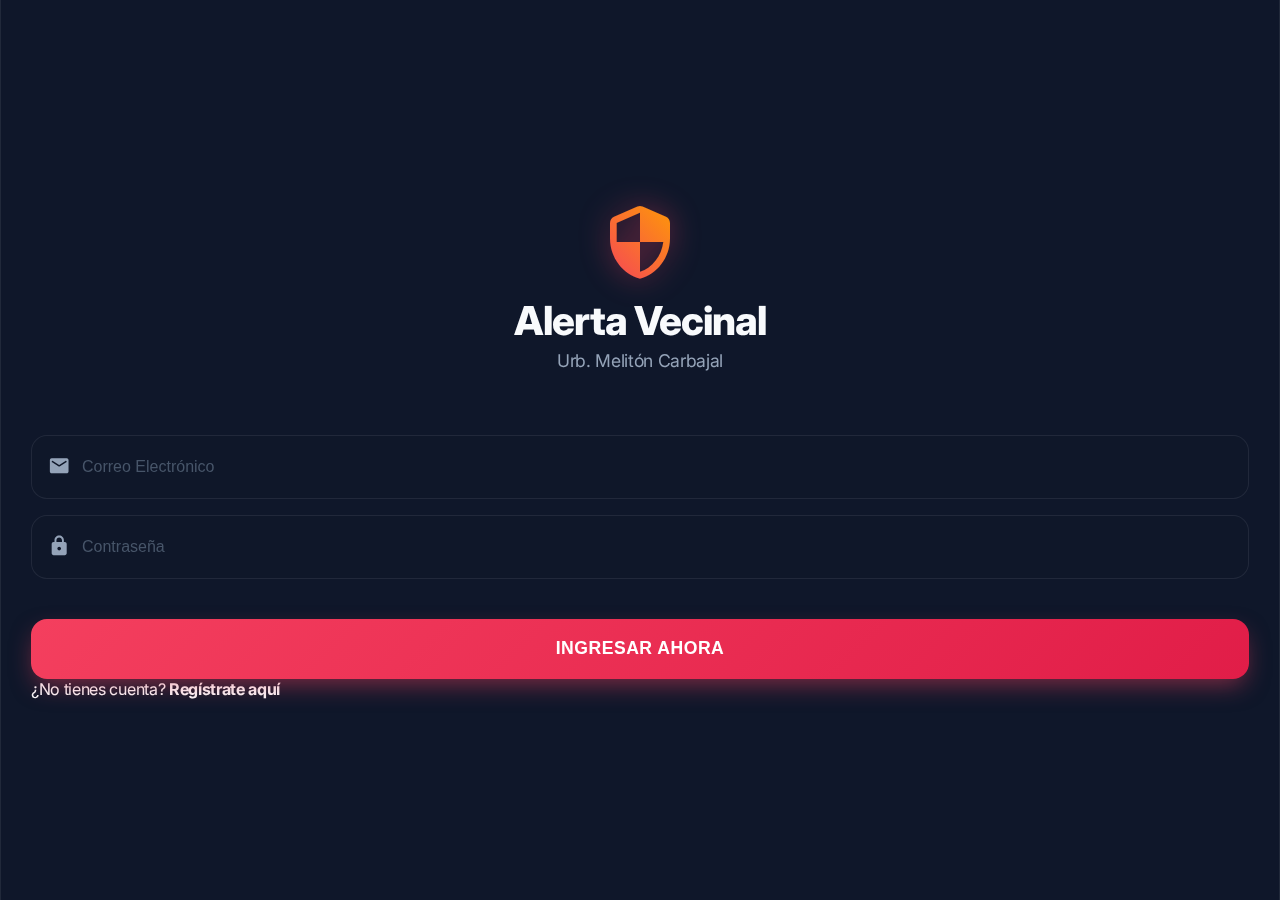
<file: index.html>
<!DOCTYPE html>
<html lang="es">

<head>
    <meta charset="UTF-8">
    <meta name="viewport"
        content="width=device-width, initial-scale=1.0, maximum-scale=1.0, user-scalable=no, viewport-fit=cover">
    <title>Alerta Vecinal</title>
    <link rel="stylesheet" href="css/style.css?v=premium_6.1">
    <link href="https://fonts.googleapis.com/icon?family=Material+Icons+Round" rel="stylesheet">
    <link rel="preconnect" href="https://fonts.googleapis.com">
    <link rel="preconnect" href="https://fonts.gstatic.com" crossorigin>
    <link href="https://fonts.googleapis.com/css2?family=Inter:wght@400;500;600;700&display=swap" rel="stylesheet">
    <link rel="manifest" href="manifest.json">
    <meta name="theme-color" content="#0f172a">
</head>

<body>

    <!-- PANTALLA 1: LOGIN -->
    <section id="screen-login" class="screen active">
        <div class="login-container">
            <div class="logo-area">
                <span class="material-icons-round logo-icon">security</span>
                <h1>Alerta Vecinal</h1>
                <p style="font-size: 1.1rem; color: #94a3b8; margin-top: 5px;">Urb. Melitón Carbajal</p>
            </div>
            <form id="form-login">
                <div class="input-group">
                    <span class="material-icons-round">email</span>
                    <input type="email" id="login-email" placeholder="Correo Electrónico" required>
                </div>
                <div class="input-group">
                    <span class="material-icons-round">lock</span>
                    <input type="password" id="login-pass" placeholder="Contraseña" required>
                </div>
                <button type="submit" class="btn-primary">INGRESAR AHORA</button>
            </form>
            <p class="text-link" onclick="App.nav.to('screen-register')">¿No tienes cuenta? <b>Regístrate aquí</b></p>
        </div>
    </section>

    <!-- PANTALLA 2: REGISTRO (REDISEÑADA) -->
    <!-- FIX V10.0: Wrapper de Scroll Aislado -->
    <section id="screen-register" class="screen">
        <div class="register-scroller">
            <div class="home-header">
                <button onclick="App.nav.to('screen-login')" class="btn-icon-back">
                    <span class="material-icons-round">arrow_back</span>
                </button>
                <h2 style="font-size: 1.5rem; font-weight: 700;">Crear Cuenta</h2>
                <div style="width: 44px;"></div> <!-- Spacer -->
            </div>

            <div class="scroll-content">
                <form id="form-register">

                    <h3
                        style="color: var(--primary); font-size: 0.85rem; letter-spacing: 1px; margin-bottom: 15px; font-weight: 800; text-transform: uppercase;">
                        1. Tu Identidad</h3>

                    <div class="input-group">
                        <span class="material-icons-round">person</span>
                        <input type="text" id="reg-nombre" placeholder="Nombre Completo" required
                            style="text-transform: uppercase;">
                    </div>

                    <div class="input-group">
                        <span class="material-icons-round">group</span>
                        <input type="text" id="reg-familia" placeholder="Familia (Ej: Familia Pérez)" required
                            style="text-transform: uppercase;">
                    </div>

                    <div class="input-group">
                        <span class="material-icons-round">phone_iphone</span>
                        <input type="tel" id="reg-telefono" placeholder="Celular" required>
                    </div>

                    <div class="input-group">
                        <span class="material-icons-round">alternate_email</span>
                        <input type="email" id="reg-email" placeholder="Correo Personal" required
                            style="text-transform: uppercase;">
                    </div>

                    <div class="input-group">
                        <span class="material-icons-round">vpn_key</span>
                        <input type="password" id="reg-pass" placeholder="Crear Contraseña" required>
                    </div>

                    <h3
                        style="color: var(--primary); font-size: 0.85rem; letter-spacing: 1px; margin: 30px 0 15px; font-weight: 800; text-transform: uppercase;">
                        2. Tu Ubicación</h3>

                    <div class="input-group">
                        <span class="material-icons-round">location_city</span>
                        <input type="text" id="reg-urb" value="Urb. Melitón Carbajal" readonly
                            style="opacity: 0.8; cursor: not-allowed; background: transparent; border: none; font-size: 1.1rem; color: white; width:100%; text-transform: uppercase;">
                    </div>

                    <div class="input-group">
                        <span class="material-icons-round">add_road</span>
                        <input type="text" id="reg-calle" placeholder="Calle / Avenida"
                            style="text-transform: uppercase;">
                    </div>

                    <div style="display: grid; grid-template-columns: 1fr 1fr; gap: 15px;">
                        <div class="input-group">
                            <span class="material-icons-round">grid_3x3</span>
                            <input type="text" id="reg-mz" placeholder="Mz" style="text-transform: uppercase;">
                        </div>
                        <div class="input-group">
                            <span class="material-icons-round">home</span>
                            <input type="text" id="reg-lote" placeholder="Lote" style="text-transform: uppercase;">
                        </div>
                    </div>

                    <!-- GPS LOCK -->
                    <div class="gps-lock-box" id="gps-box">
                        <div class="gps-status">
                            <span class="material-icons-round" id="gps-icon">my_location</span>
                        </div>
                        <div class="gps-text">
                            <strong>Ubicación GPS</strong>
                            <small id="gps-msg">Autodetectando coordenadas...</small>
                        </div>
                        <input type="hidden" id="reg-coords">
                    </div>

                    <button type="submit" class="btn-primary" style="margin-bottom: 40px;">CONFIRMAR REGISTRO</button>
                </form>
            </div>
        </div>
    </section>

    <!-- PANTALLA 3: HOME (PÁNICO) -->
    <section id="screen-home" class="screen">
        <!-- Header -->
        <header class="home-header">
            <div class="user-info">
                <small style="text-transform: uppercase; letter-spacing: 1px; font-size: 0.75rem;">BIENVENIDA</small>
                <h3 style="text-transform: uppercase;"><span id="user-name">FAMILIA ...</span></h3>
                <small id="user-addr" style="opacity: 0.7;">...</small>
            </div>
            <!-- Botón Admin (Oculto) -->
            <button id="btn-admin-access" class="btn-icon-back hidden" onclick="App.nav.to('screen-admin')"
                style="width: 50px; height: 50px; margin-right: 10px; border-radius: 16px; background: rgba(255,165,0,0.2); color: orange;">
                <span class="material-icons-round">admin_panel_settings</span>
            </button>
            <div style="width: 50px;"></div> <!-- Spacer para balancear -->
        </header>

        <!-- ZONA PÁNICO -->
        <div class="panic-zone">
            <button id="btn-panic" class="pulse-button">
                <div class="inner-circle">
                    <span class="material-icons-round" style="font-size: 3rem; color: white;">sensors_off</span>
                    <h1>SOS</h1>
                    <small
                        style="color: rgba(255,255,255,0.8); letter-spacing: 1px; font-size: 0.8rem; margin-top: -5px;">3
                        TOQUES</small>
                </div>
            </button>
        </div>

        <!-- ACCESOS RÁPIDOS -->
        <div class="quick-actions" style="grid-template-columns: repeat(2, 1fr); padding: 0 20px;">
            <button class="btn-action police" onclick="App.call('police')">
                <span class="material-icons-round">local_police</span>
                <span class="label">Policía</span>
            </button>
            <button class="btn-action fire" onclick="App.call('fire')">
                <span class="material-icons-round">local_fire_department</span>
                <span class="label">Bomberos</span>
            </button>
            <button class="btn-action serenazgo" onclick="App.call('serenazgo')">
                <span class="material-icons-round">security</span>
                <span class="label">Serenazgo</span>
            </button>
            <button class="btn-action den" onclick="window.open('https://www.estamoshartos.com.pe/', '_blank')"
                style="border-bottom: 3px solid #10b981;">
                <span class="material-icons-round" style="color: #10b981;">campaign</span>
                <span class="label">Denuncia Hartos</span>
            </button>
        </div>

        <!-- PANTALLA MANTENIMIENTO (SISTEMA) -->
        <div id="maintenance-screen" class="maintenance-overlay" style="display: none;">
            <div class="maint-content">
                <span class="material-icons-round" style="font-size: 5rem; color: #f59e0b;">settings_suggest</span>
                <h2>Estamos en mantenimiento</h2>
                <p>Estamos trabajando para mejorar tu seguridad. Volvemos en unos minutos.</p>
                <div class="maint-pulse"></div>
            </div>
        </div>

        <!-- MENU INFERIOR SIMPLIFICADO -->
        <nav class="bottom-nav" style="justify-content: space-around;">
            <button class="nav-item active" onclick="App.nav.to('screen-home')">
                <span class="material-icons-round">home</span>
                <span style="font-size: 0.7rem; margin-top: 2px;">Inicio</span>
            </button>
            <button class="nav-item" onclick="App.nav.to('screen-directory')">
                <span class="material-icons-round">contact_phone</span>
                <span style="font-size: 0.7rem; margin-top: 2px;">Directorio</span>
            </button>
        </nav>
    </section>

    <!-- PANTALLAS EXTRA (PLACEHOLDERS) -->
    <!-- PANTALLAS EXTRA ELIMINADAS (News y Report) PARA VERSION LITE -->

    <section id="screen-directory" class="screen">
        <div class="header-simple"
            style="display: flex; justify-content: space-between; align-items: center; padding-right: 20px;">
            <h2>Directorio</h2>
            <button onclick="App.directory.load(); if(navigator.vibrate) navigator.vibrate(50);"
                style="background: rgba(255,255,255,0.1); border: 1px solid rgba(255,255,255,0.2); color: white; width: 40px; height: 40px; border-radius: 50%; display: flex; align-items: center; justify-content: center; cursor: pointer;">
                <span class="material-icons-round">refresh</span>
            </button>
        </div>
        <div class="scroll-content">
            <p>Lista de Contactos...</p>
        </div>
        <nav class="bottom-nav" style="justify-content: space-around;">
            <button class="nav-item" onclick="App.nav.to('screen-home')">
                <span class="material-icons-round">home</span>
                <span style="font-size: 0.7rem; margin-top: 2px;">Inicio</span>
            </button>
            <button class="nav-item active" onclick="App.nav.to('screen-directory')">
                <span class="material-icons-round">contact_phone</span>
                <span style="font-size: 0.7rem; margin-top: 2px;">Directorio</span>
            </button>
        </nav>
    </section>

    <!-- ALERTA ROJA (OVERLAY) -->
    <div id="red-alert-overlay" class="red-overlay hidden">
        <span class="material-icons-round alert-icon">warning</span>
        <div class="alert-content" style="text-align: center;">

            <h1 id="alert-who" style="margin-bottom: 5px;">FAMILIA PÉREZ</h1>
            <h2 id="alert-where" style="font-size: 1.5rem; font-weight: 500; opacity: 0.9;">MZ C - LOTE 4</h2>
            <small id="alert-time" style="display: block; margin-top: 10px; font-size: 1rem;">Hace 1 min</small>
        </div>

        <style>
            .btn-premium {
                padding: 12px 24px;
                border-radius: 50px;
                border: 1px solid rgba(255, 255, 255, 0.4);
                background: rgba(255, 255, 255, 0.15);
                backdrop-filter: blur(10px);
                -webkit-backdrop-filter: blur(10px);
                color: white;
                font-weight: 600;
                font-size: 0.9rem;
                cursor: pointer;
                transition: all 0.2s ease;
                box-shadow: 0 4px 15px rgba(0, 0, 0, 0.2);
                text-transform: uppercase;
                letter-spacing: 1px;
            }

            .btn-premium:active {
                transform: scale(0.95);
                background: rgba(255, 255, 255, 0.3);
            }

            .btn-premium.secondary {
                background: rgba(0, 0, 0, 0.3);
                border-color: rgba(255, 255, 255, 0.2);
            }
        </style>
        <div style="display: flex; gap: 15px; margin-top: 40px; flex-wrap: wrap; justify-content: center;">
            <button class="btn-premium" onclick="App.map.open()">
                <span class="material-icons-round"
                    style="font-size:18px; vertical-align:middle; margin-right:5px;">map</span>
                VER MAPA
            </button>
            <button class="btn-premium secondary" onclick="App.monitor.hideRedScreen(true)">
                <span class="material-icons-round"
                    style="font-size:18px; vertical-align:middle; margin-right:5px;">check_circle</span>
                ENTERADO
            </button>
        </div>
    </div>

    <!-- PANTALLA 4: PANEL DE CONTROL (ADMIN) -->
    <section id="screen-admin" class="screen" style="padding: 0; background: #0f172a; overflow: hidden; z-index: 9999;">
        <button onclick="App.nav.to('screen-home')"
            style="position: fixed; top: 20px; left: 20px; z-index: 10001; background: #f43f5e; color: white; border: none; width: 44px; height: 44px; border-radius: 50%; box-shadow: 0 4px 15px rgba(0,0,0,0.5); display: flex; align-items: center; justify-content: center;">
            <span class="material-icons-round">close</span>
        </button>
        <iframe id="admin-iframe" src="about:blank"
            style="width: 100%; height: 100%; border: none; background: #0f172a;"></iframe>
    </section>

    <link rel="stylesheet" href="css/style.css?v=premium_12.0">
    <script src="js/app.js?v=premium_12.0"></script>
    <script>
        // Registro de Service Worker para actualizaciones automáticas
        if ('serviceWorker' in navigator) {
            window.addEventListener('load', () => {
                navigator.serviceWorker.register('./sw.js?v=4.12')
                    .then(reg => {
                        console.log('SW registrado: ', reg.scope);

                        // Forzar chequeo inmediato de actualización
                        reg.update();

                        // Verificar actualizaciones cada 5 minutos
                        setInterval(() => {
                            reg.update();
                            console.log('Verificando actualizaciones de SW...');
                        }, 300000);

                        // Detectar nueva versión
                        reg.onupdatefound = () => {
                            const installingWorker = reg.installing;
                            installingWorker.onstatechange = () => {
                                if (installingWorker.state === 'installed' && navigator.serviceWorker.controller) {
                                    console.log('Nueva versión detectada. Actualizando...');
                                    window.location.reload();
                                }
                            };
                        };
                    })
                    .catch(err => console.log('SW fallo: ', err));
            });
        }
    </script>
</body>

</html>
</file>
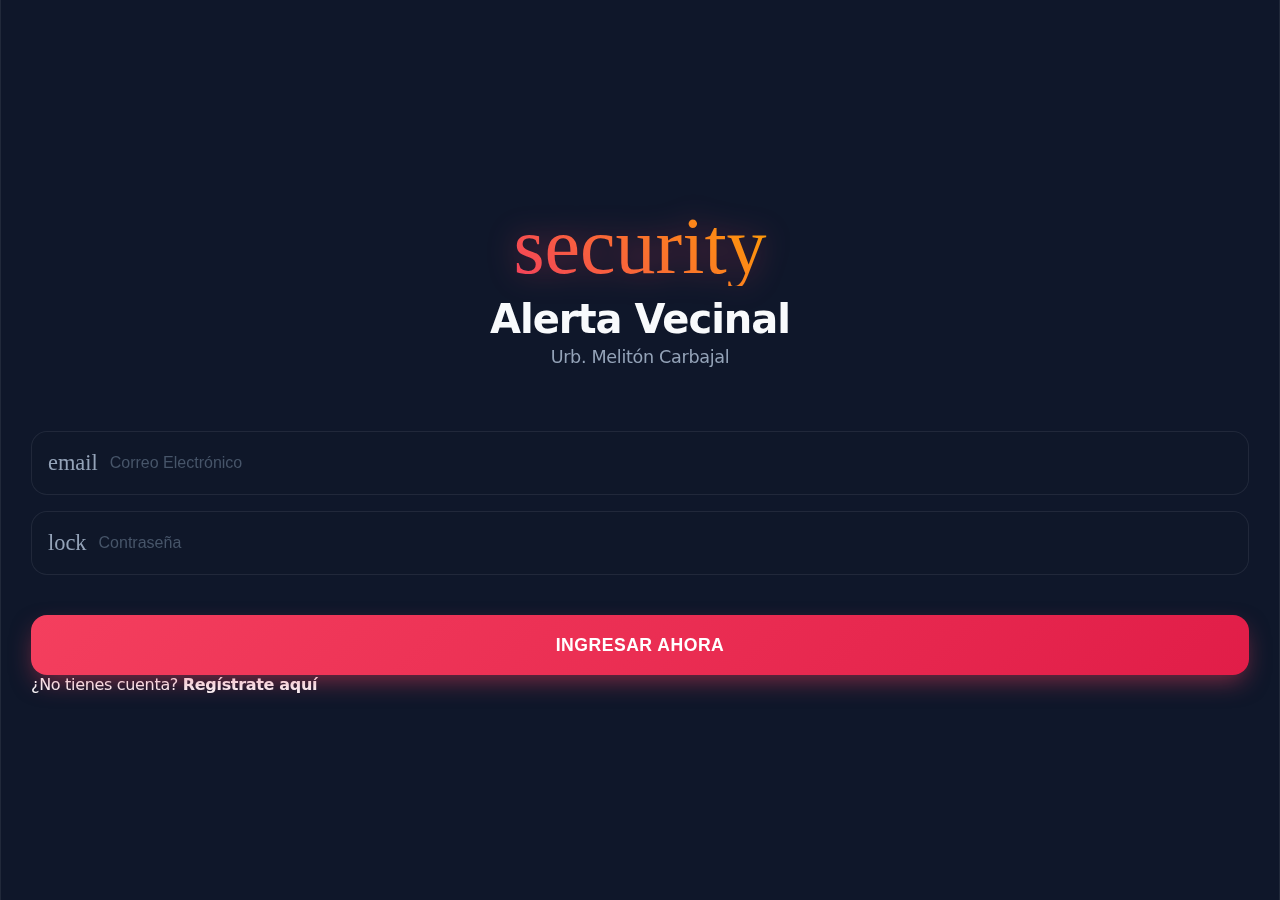
<file: admin_panel/index.html>
<!DOCTYPE html>
<html lang="es">

<head>
    <meta charset="UTF-8">
    <meta name="viewport" content="width=device-width, initial-scale=1.0, maximum-scale=1.0, user-scalable=no">
    <title>Panel de Control - Alerta Vecinal</title>
    <link rel="stylesheet" href="css/style.css?v=premium_3.9">
    <link href="https://fonts.googleapis.com/icon?family=Material+Icons+Round" rel="stylesheet">
    <link rel="preconnect" href="https://fonts.googleapis.com">
    <link rel="preconnect" href="https://fonts.gstatic.com" crossorigin>
    <link href="https://fonts.googleapis.com/css2?family=Inter:wght@400;500;600;700;800&display=swap" rel="stylesheet">
</head>

<body>

    <div class="dashboard-container">
        <!-- SIDEBAR (DESKTOP ONLY) -->
        <aside class="sidebar desktop-only">
            <div class="brand">
                <span class="material-icons-round">security</span>
                <h2>GESTIÓN</h2>
            </div>

            <nav class="menu">
                <!-- SECCIÓN SEGURIDAD (ADMIN) -->
                <div class="menu-label">SEGURIDAD</div>
                <button class="menu-item active" onclick="Admin.nav('tab-users')">
                    <span class="material-icons-round">people</span> Usuarios
                </button>
                <button class="menu-item" onclick="Admin.nav('tab-config')">
                    <span class="material-icons-round">settings</span> Configuración
                </button>

                <!-- SECCIÓN COMUNIDAD (SIMPLIFICADA) -->
                <div class="menu-label">AUDITORÍA</div>
                <button class="menu-item" onclick="Admin.nav('tab-sos')">
                    <span class="material-icons-round">history_edu</span> Historial SOS
                </button>
            </nav>

            <div class="user-profile">
                <img src="https://ui-avatars.com/api/?name=Admin&background=random" alt="Admin">
                <div class="info">
                    <strong>Administrador</strong>
                    <small>Sesión Activa</small>
                </div>
            </div>
        </aside>

        <!-- MAIN CONTENT -->
        <main class="main-content">
            <!-- MOBILE HEADER -->
            <header class="top-bar">
                <div style="display:flex; align-items:center; gap:10px;">
                    <span class="material-icons-round mobile-only"
                        style="color:var(--primary); font-size:1.5rem;">security</span>
                    <h2 id="page-title">Usuarios</h2>
                </div>

                <div class="actions">
                    <div class="maint-toggle">
                        <span style="font-size: 0.7rem; letter-spacing: 0.5px;">MANTENIMIENTO</span>
                        <label class="switch">
                            <input type="checkbox" id="maint-switch" onchange="Admin.toggleMaint()">
                            <span class="slider round"></span>
                        </label>
                    </div>
                </div>
            </header>

            <!-- ... CONTENT TABS (UNCHANGED logic, just styling) ... -->
            <!-- We will rely on existing IDs tab-users, tab-sos, etc. -->

            <!-- TAB: USUARIOS -->
            <div id="tab-users" class="content-tab active">
                <div class="card">
                    <h3>Solicitudes Pendientes</h3>
                    <table class="data-table">
                        <thead>
                            <tr>
                                <th>Nombre</th>
                                <th>Familia</th>
                                <th>Dirección</th>
                                <th>Acciones</th>
                            </tr>
                        </thead>
                        <tbody id="pending-users-list">
                            <!-- JS insertará filas -->
                        </tbody>
                    </table>
                </div>

                <!-- USUARIOS ACTIVOS -->
                <div class="card" style="margin-top: 25px;">
                    <h3>Padrón de Vecinos Activos</h3>
                    <input type="text" id="search-active" placeholder="Buscar..." onkeyup="Admin.filterActiveUsers()">

                    <div class="table-container">
                        <table class="data-table">
                            <thead>
                                <tr>
                                    <th>Vecino</th>
                                    <th>Ubicación</th>
                                    <th>Acción</th>
                                </tr>
                            </thead>
                            <tbody id="active-users-list">
                                <!-- JS -->
                            </tbody>
                        </table>
                    </div>
                </div>
            </div>

            <!-- TAB: HISTORIAL SOS -->
            <div id="tab-sos" class="content-tab">
                <div class="card">
                    <h3>Registro de Pánicos</h3>
                    <table class="data-table">
                        <thead>
                            <tr>
                                <th>Fecha</th>
                                <th>Familia</th>
                                <th>Estado</th>
                            </tr>
                        </thead>
                        <tbody id="sos-history-list">
                            <!-- JS populate -->
                        </tbody>
                    </table>
                </div>
            </div>

            <div id="tab-config" class="content-tab">
                <div class="card">
                    <h3>Mi Perfil</h3>
                    <div style="display:flex; align-items:center; gap:15px; margin-bottom:20px;">
                        <img src="https://ui-avatars.com/api/?name=Admin&background=random&size=64"
                            style="border-radius:50%;" id="conf-avatar">
                        <div>
                            <strong style="display:block; font-size:1.1rem;" id="conf-name">Cargando...</strong>
                            <span style="color:var(--text-sec); font-size:0.9rem;" id="conf-role">...</span>
                        </div>
                    </div>

                    <button class="btn-sm red" style="width:100%; padding:15px; font-size:1rem;"
                        onclick="localStorage.clear(); window.location.href='../app_vecino/index.html'">
                        CERRAR SESIÓN
                    </button>
                </div>

                <div class="card" style="margin-top:20px;">
                    <h3>Acerca de</h3>
                    <p style="color:var(--text-sec); font-size:0.9rem;">
                        Alerta Vecinal v2.1<br>
                        Build: Premium Mobile<br>
                        Proyecto Comunitario
                    </p>
                </div>
            </div>

        </main>
    </div>

    <!-- MOBILE BOTTOM NAV (PREMIUM APP STYLE) -->
    <nav class="mobile-nav mobile-only">
        <button class="nav-btn active" onclick="Admin.nav('tab-users')">
            <span class="material-icons-round">people</span>
            <span>Usuarios</span>
        </button>
        <button class="nav-btn" onclick="Admin.nav('tab-sos')">
            <span class="material-icons-round">warning_amber</span>
            <span>Alertas</span>
        </button>
        <button class="nav-btn" onclick="Admin.nav('tab-config')">
            <span class="material-icons-round">settings</span>
            <span>Ajustes</span>
        </button>
    </nav>

    <script src="js/admin.js"></script>
</body>

</html>
</file>
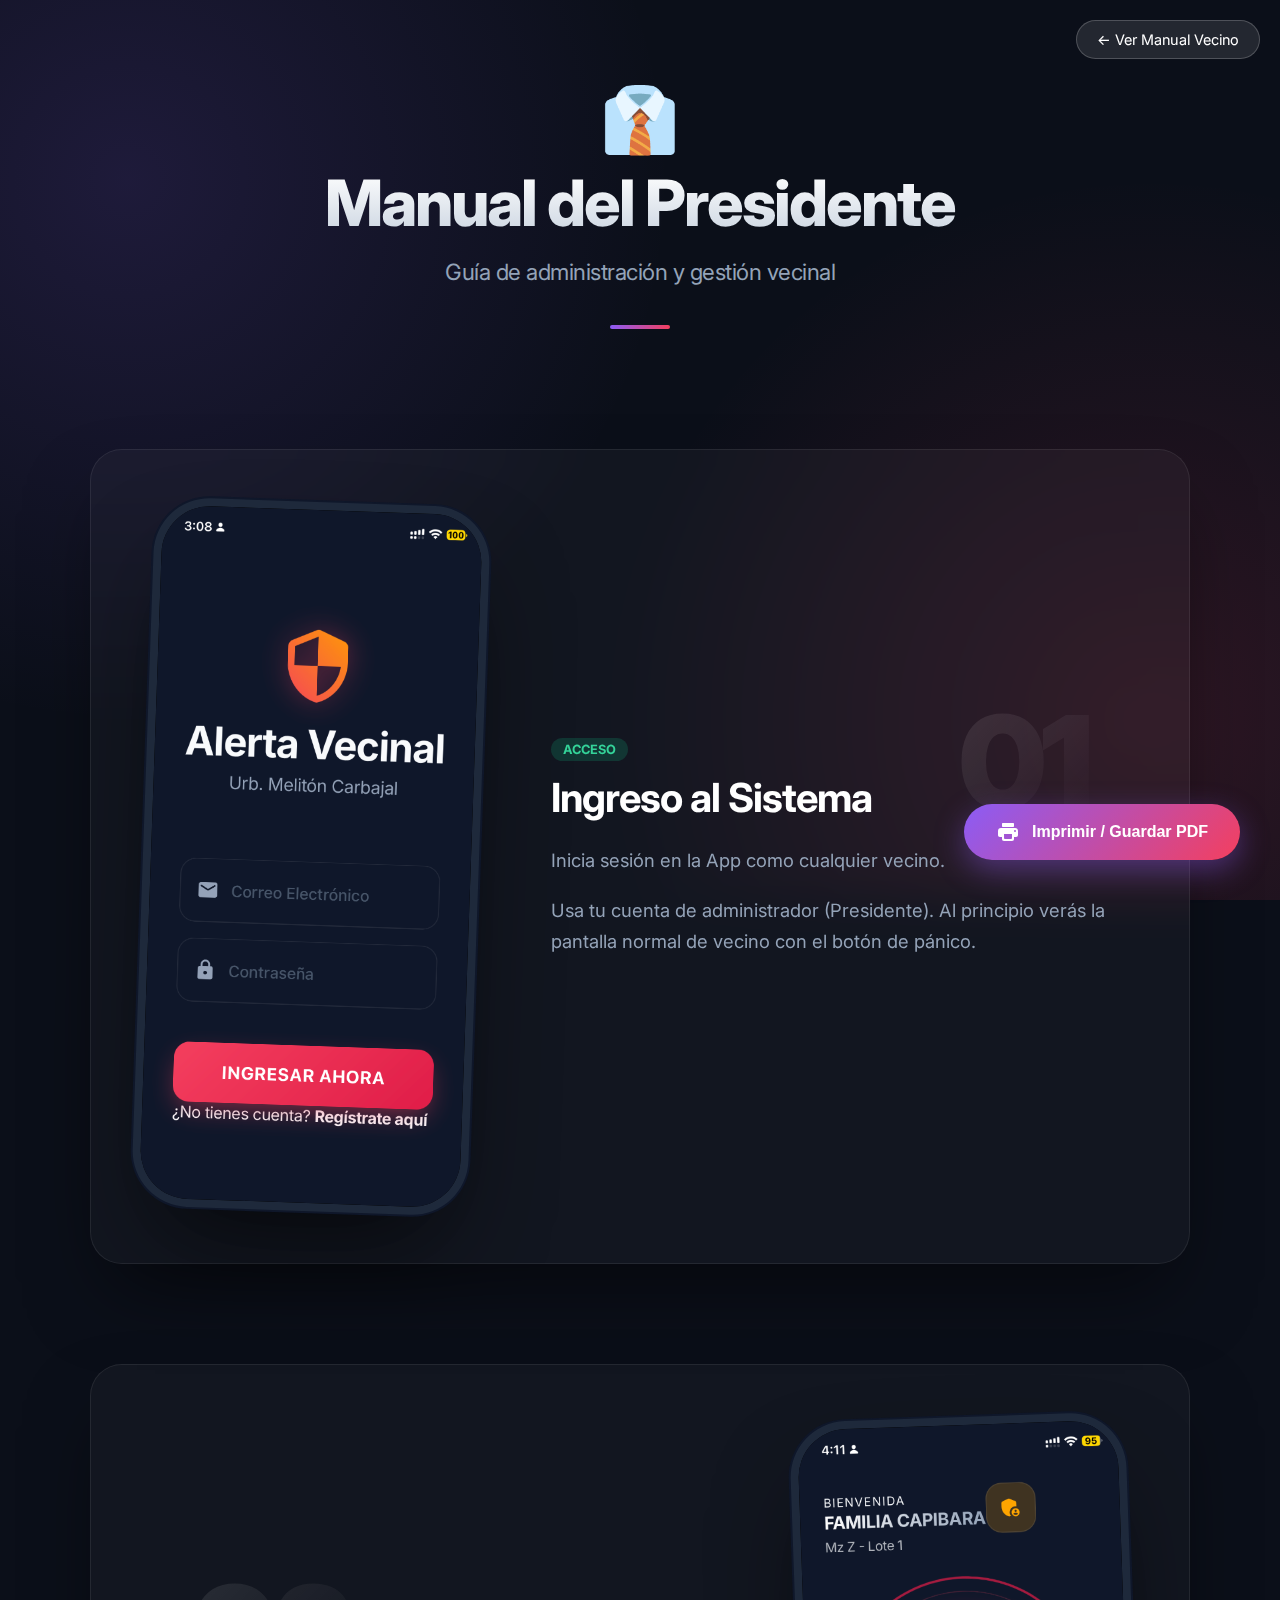
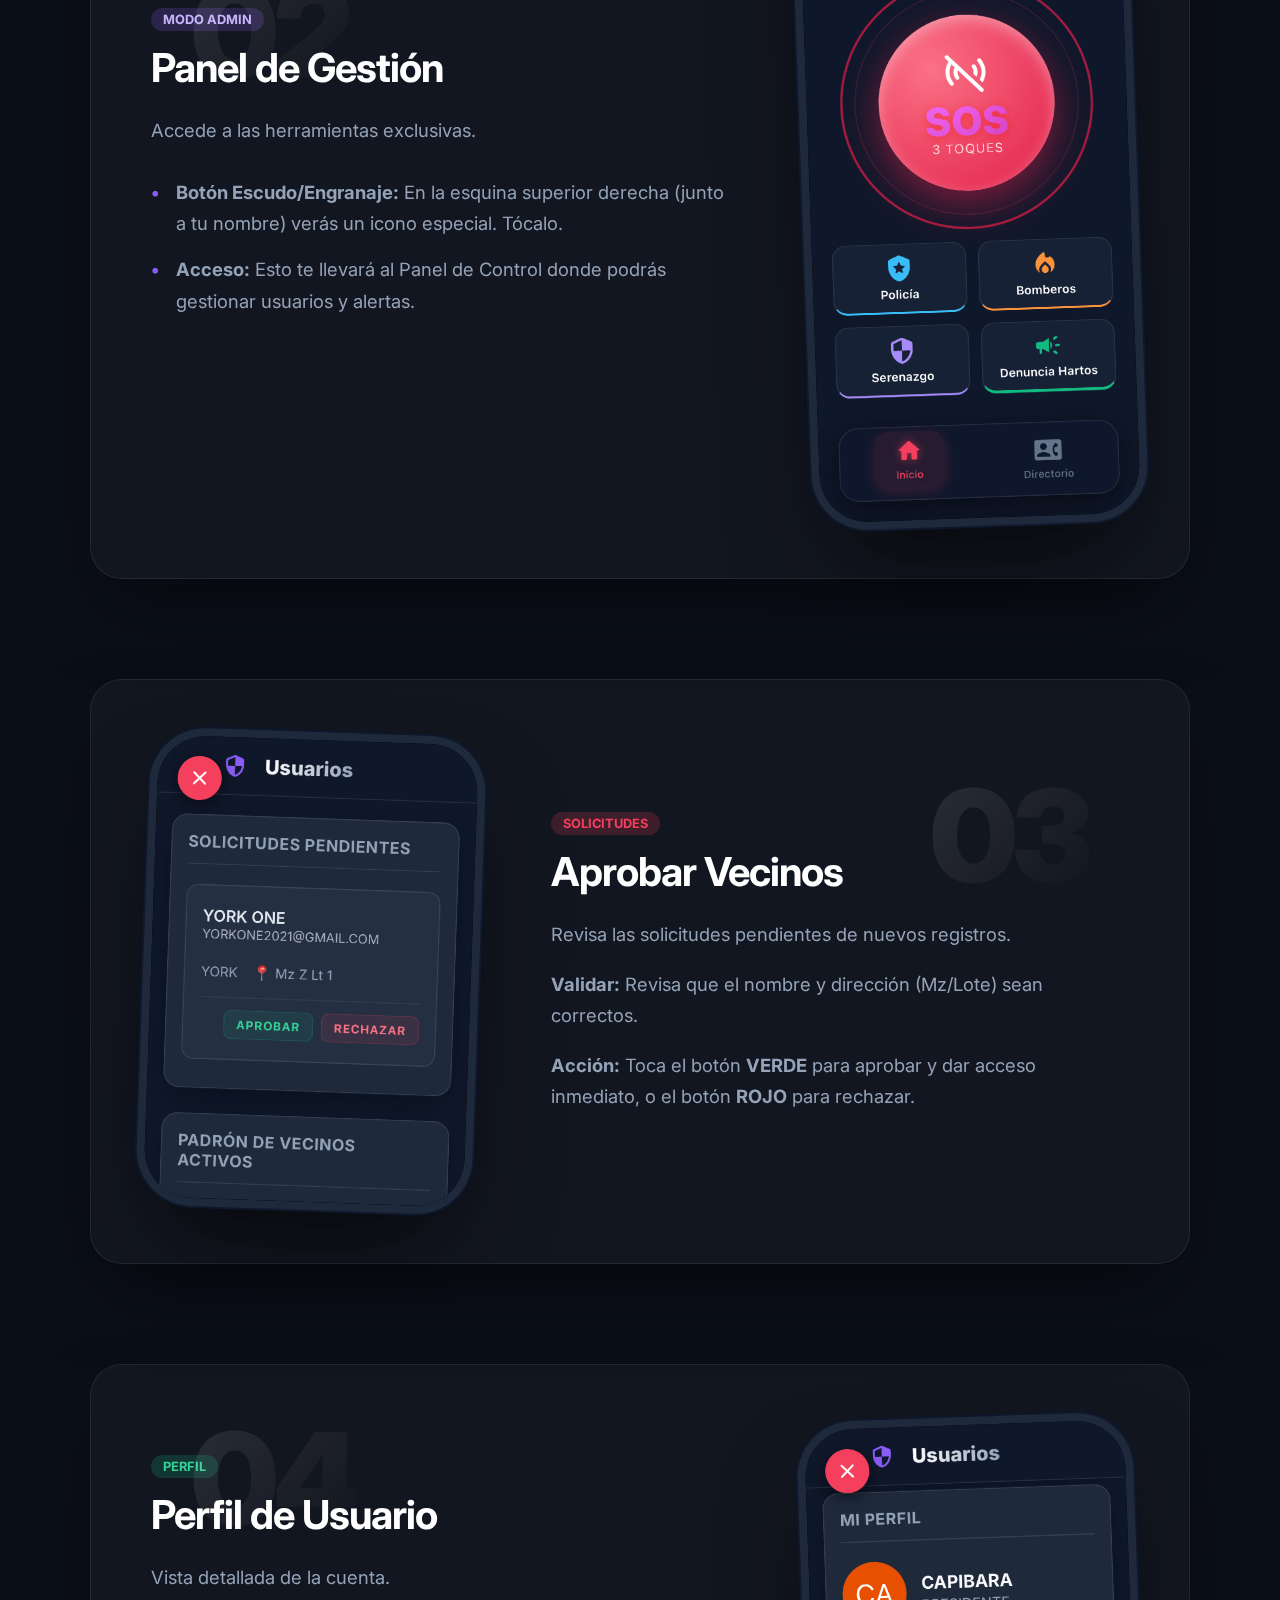
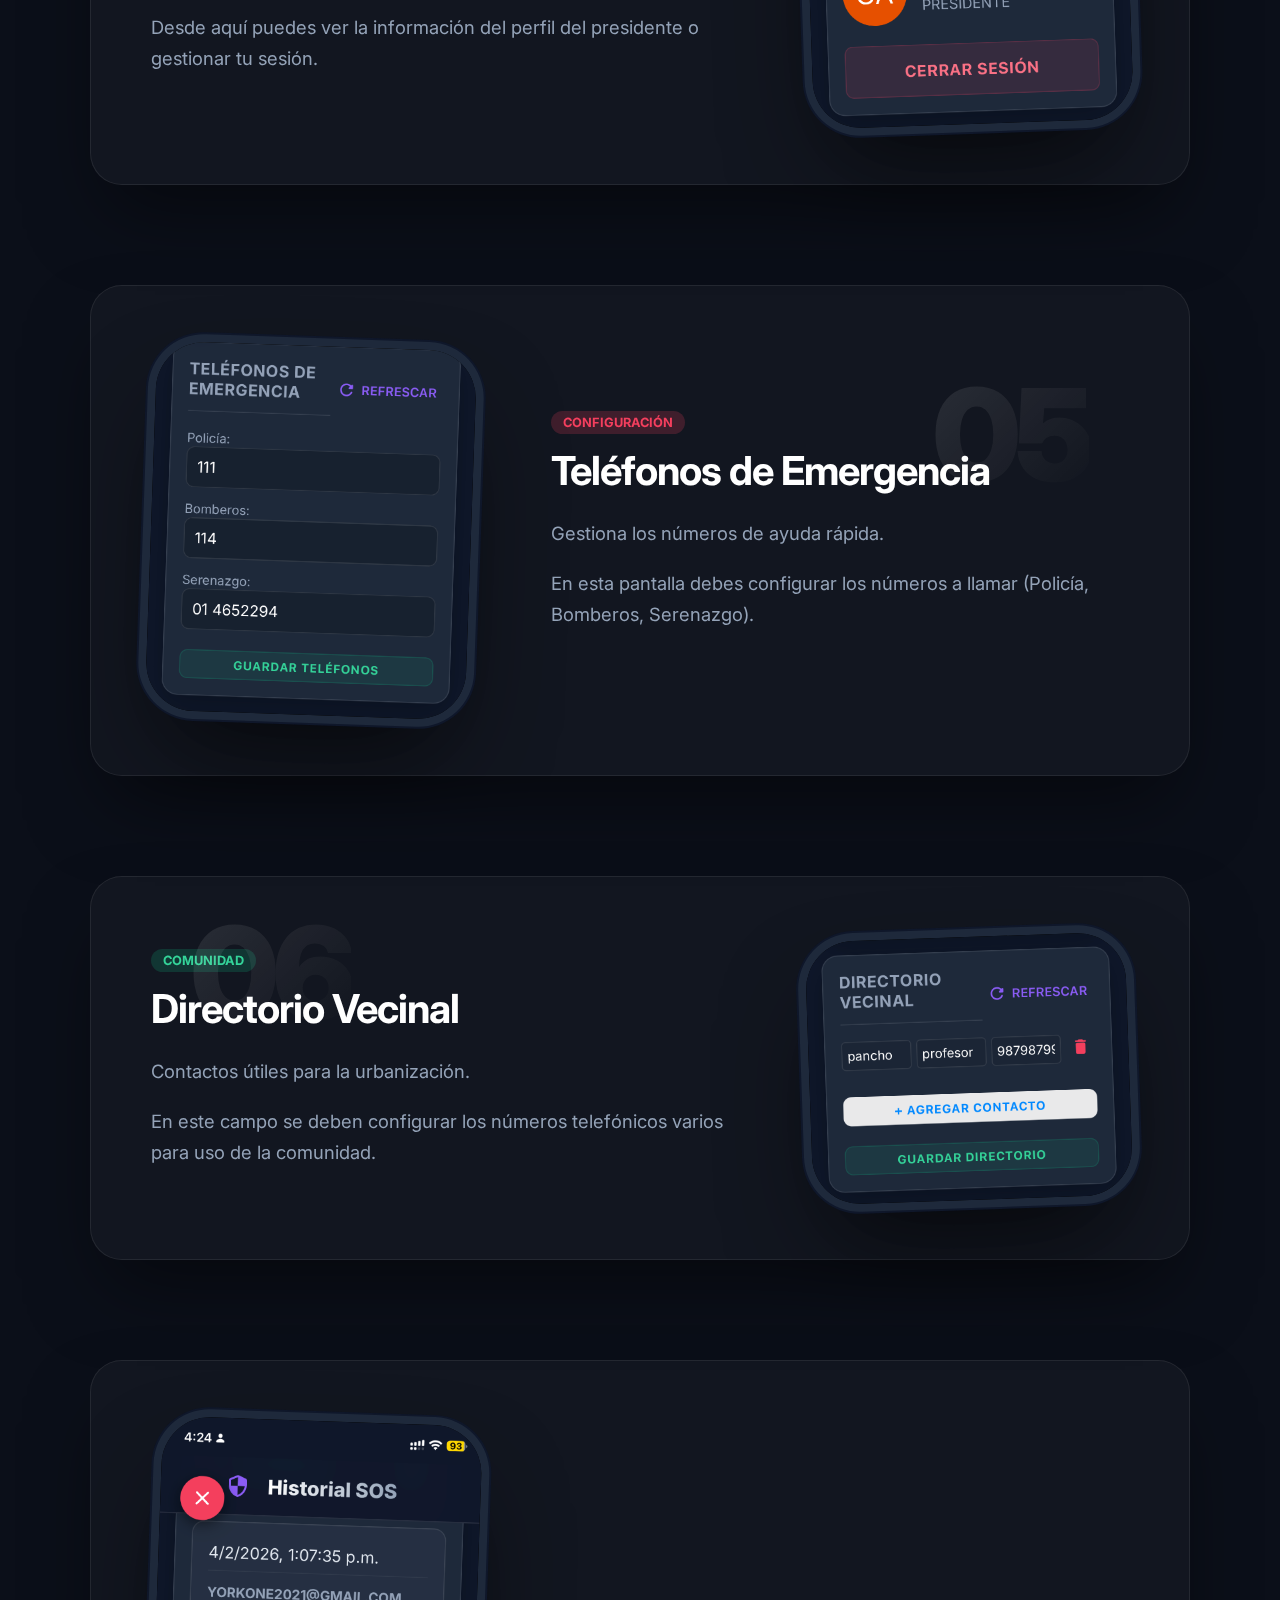
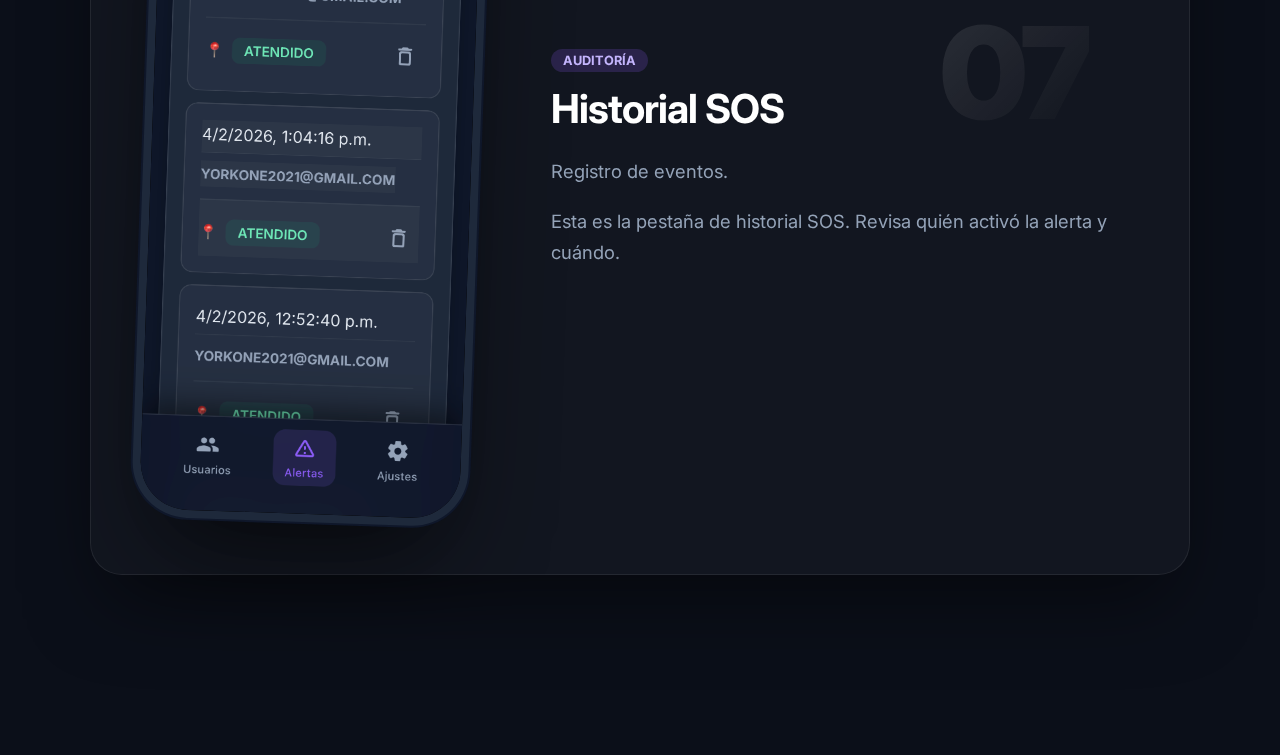
<file: manual_admin.html>
<!DOCTYPE html>
<html lang="es">

<head>
    <meta charset="UTF-8">
    <meta name="viewport" content="width=device-width, initial-scale=1.0">
    <title>Manual de Presidente - Alerta Vecinal</title>
    <link href="https://fonts.googleapis.com/icon?family=Material+Icons+Round" rel="stylesheet">
    <link href="https://fonts.googleapis.com/css2?family=Inter:wght@400;600;800&display=swap" rel="stylesheet">
    <style>
        :root {
            --primary: #8b5cf6;
            --accent: #f43f5e;
            --bg: #0b0f19;
            --card-bg: rgba(255, 255, 255, 0.03);
            --border: rgba(255, 255, 255, 0.08);
            --text-main: #f8fafc;
            --text-sec: #94a3b8;
        }

        body {
            font-family: 'Inter', system-ui, -apple-system, sans-serif;
            background: var(--bg);
            color: var(--text-main);
            margin: 0;
            padding: 0;
            overflow-x: hidden;
            background-image:
                radial-gradient(circle at 10% 20%, rgba(139, 92, 246, 0.15) 0%, transparent 40%),
                radial-gradient(circle at 90% 80%, rgba(244, 63, 94, 0.15) 0%, transparent 40%);
            background-attachment: fixed;
        }

        .container {
            max-width: 1100px;
            margin: 0 auto;
            padding: 80px 20px;
        }

        header {
            text-align: center;
            margin-bottom: 120px;
            position: relative;
        }

        header::after {
            content: '';
            display: block;
            width: 60px;
            height: 4px;
            background: linear-gradient(90deg, var(--primary), var(--accent));
            margin: 40px auto 0;
            border-radius: 2px;
        }

        h1 {
            font-size: 4rem;
            margin: 0;
            letter-spacing: -2px;
            background: linear-gradient(180deg, #fff 0%, #cbd5e1 100%);
            -webkit-background-clip: text;
            -webkit-text-fill-color: transparent;
            font-weight: 800;
            line-height: 1.1;
        }

        .subtitle {
            font-size: 1.4rem;
            color: var(--text-sec);
            margin-top: 20px;
            font-weight: 400;
            letter-spacing: -0.5px;
        }

        .step-card {
            background: var(--card-bg);
            backdrop-filter: blur(20px);
            -webkit-backdrop-filter: blur(20px);
            border: 1px solid var(--border);
            border-radius: 32px;
            padding: 60px;
            margin-bottom: 100px;
            display: flex;
            align-items: center;
            gap: 80px;
            position: relative;
            box-shadow: 0 40px 80px -20px rgba(0, 0, 0, 0.5);
            transition: transform 0.3s ease;
        }

        .step-card:nth-child(even) {
            flex-direction: row-reverse;
        }

        .step-number {
            font-size: 8rem;
            font-weight: 900;
            position: absolute;
            top: -40px;
            left: 40px;
            line-height: 1;
            background: linear-gradient(135deg, rgba(255, 255, 255, 0.1), rgba(255, 255, 255, 0));
            -webkit-background-clip: text;
            -webkit-text-fill-color: transparent;
            font-family: 'Inter', sans-serif;
            pointer-events: none;
            z-index: 0;
            letter-spacing: -5px;
        }

        .step-card:nth-child(even) .step-number {
            left: auto;
            right: 40px;
        }

        .step-content {
            flex: 1;
            z-index: 1;
            position: relative;
        }

        .step-title {
            font-size: 2.5rem;
            color: #fff;
            margin: 0 0 25px 0;
            line-height: 1.1;
            letter-spacing: -1px;
        }

        .step-desc {
            font-size: 1.15rem;
            color: var(--text-sec);
            line-height: 1.7;
            font-weight: 400;
        }

        ul {
            padding-left: 0;
            list-style: none;
            margin-top: 30px;
        }

        li {
            margin-bottom: 15px;
            padding-left: 25px;
            position: relative;
        }

        li::before {
            content: '•';
            color: var(--primary);
            position: absolute;
            left: 0;
            font-weight: bold;
        }

        .phone-mockup {
            width: 320px;
            border-radius: 48px;
            box-shadow:
                0 0 0 8px #1e293b,
                0 0 0 10px #0f172a,
                0 50px 100px -20px rgba(0, 0, 0, 0.7);
            overflow: hidden;
            position: relative;
            flex-shrink: 0;
            transform: rotate(-2deg);
            background: #000;
        }

        .step-card:nth-child(even) .phone-mockup {
            transform: rotate(2deg);
        }

        .phone-mockup img {
            width: 100%;
            height: auto;
            display: block;
        }

        .nav-switch {
            position: absolute;
            top: 20px;
            right: 20px;
            background: rgba(255, 255, 255, 0.1);
            border: 1px solid rgba(255, 255, 255, 0.2);
            padding: 10px 20px;
            border-radius: 20px;
            color: #fff;
            text-decoration: none;
            backdrop-filter: blur(10px);
            font-size: 0.9rem;
            transition: all 0.3s;
        }

        .print-btn {
            position: fixed;
            bottom: 40px;
            right: 40px;
            background: linear-gradient(135deg, var(--primary), var(--accent));
            color: white;
            border: none;
            padding: 16px 32px;
            border-radius: 50px;
            font-weight: 700;
            font-size: 1rem;
            cursor: pointer;
            box-shadow: 0 10px 30px rgba(139, 92, 246, 0.4);
            display: flex;
            align-items: center;
            gap: 12px;
            z-index: 100;
        }

        .badge {
            display: inline-block;
            padding: 4px 12px;
            border-radius: 50px;
            font-size: 0.8rem;
            font-weight: 700;
            margin-bottom: 15px;
        }

        .badge.admin {
            background: rgba(139, 92, 246, 0.2);
            color: #c4b5fd;
        }

        .badge.info {
            background: rgba(16, 185, 129, 0.2);
            color: #34d399;
        }

        .badge.alert {
            background: rgba(244, 63, 94, 0.2);
            color: #f43f5e;
        }

        @media (max-width: 900px) {
            h1 {
                font-size: 3rem;
            }

            .step-card {
                flex-direction: column !important;
                padding: 40px 30px;
                gap: 40px;
                text-align: center;
            }

            .step-number {
                position: static;
                display: block;
                font-size: 4rem;
                margin-bottom: 20px;
                text-align: center;
            }

            .phone-mockup {
                width: 100%;
                max-width: 280px;
                margin: 0 auto 20px;
                transform: rotate(0deg) !important;
            }

            li {
                text-align: left;
                display: inline-block;
            }
        }

        @media print {

            .print-btn,
            .nav-switch {
                display: none;
            }

            body {
                background: #fff;
                color: #000;
                background-image: none;
            }

            .step-card {
                background: #fff;
                box-shadow: none;
                border: 1px solid #ccc;
                page-break-inside: avoid;
                margin-bottom: 40px;
                padding: 40px;
                color: #000;
                display: block;
            }

            .phone-mockup {
                box-shadow: none;
                border: 1px solid #ccc;
                transform: none !important;
                margin: 0 auto;
                max-width: 200px;
            }

            h1 {
                -webkit-text-fill-color: #000;
                color: #000;
            }

            .step-title,
            .step-desc,
            li {
                color: #000;
            }

            .step-number {
                display: none;
            }
        }
    </style>
</head>

<body>

    <a href="manual_visual.html" class="nav-switch">← Ver Manual Vecino</a>

    <button class="print-btn" onclick="window.print()">
        <span class="material-icons-round">print</span> Imprimir / Guardar PDF
    </button>

    <div class="container">
        <header>
            <div style="font-size:4rem; margin-bottom:10px;">👔</div>
            <h1>Manual del Presidente</h1>
            <p class="subtitle">Guía de administración y gestión vecinal</p>
        </header>

        <!-- PASO 1 -->
        <div class="step-card">
            <div class="step-content">
                <span class="step-number">01</span>
                <span class="badge info">ACCESO</span>
                <h2 class="step-title">Ingreso al Sistema</h2>
                <p class="step-desc">
                    Inicia sesión en la App como cualquier vecino.
                </p>
                <div class="step-desc">
                    <p>Usa tu cuenta de administrador (Presidente). Al principio verás la pantalla normal de vecino con
                        el botón de pánico.</p>
                </div>
            </div>
            <div class="phone-mockup">
                <img src="./app_vecino/img/manual/admin_v2/paso1_login.png" alt="Login Admin">
            </div>
        </div>

        <!-- PASO 2 -->
        <div class="step-card">
            <div class="step-content">
                <span class="step-number">02</span>
                <span class="badge admin">MODO ADMIN</span>
                <h2 class="step-title">Panel de Gestión</h2>
                <p class="step-desc">
                    Accede a las herramientas exclusivas.
                </p>
                <div class="step-desc">
                    <ul>
                        <li><b>Botón Escudo/Engranaje:</b> En la esquina superior derecha (junto a tu nombre) verás un
                            icono especial. Tócalo.</li>
                        <li><b>Acceso:</b> Esto te llevará al Panel de Control donde podrás gestionar usuarios y
                            alertas.</li>
                    </ul>
                </div>
            </div>
            <div class="phone-mockup">
                <img src="./app_vecino/img/manual/admin_v2/paso2_panel.png" alt="Acceso Panel">
            </div>
        </div>

        <!-- PASO 3 -->
        <div class="step-card">
            <div class="step-content">
                <span class="step-number">03</span>
                <span class="badge alert">SOLICITUDES</span>
                <h2 class="step-title">Aprobar Vecinos</h2>
                <p class="step-desc">
                    Revisa las solicitudes pendientes de nuevos registros.
                </p>
                <div class="step-desc">
                    <p><b>Validar:</b> Revisa que el nombre y dirección (Mz/Lote) sean correctos.</p>
                    <p><b>Acción:</b> Toca el botón <b>VERDE</b> para aprobar y dar acceso inmediato, o el botón
                        <b>ROJO</b> para rechazar.</p>
                </div>
            </div>
            <div class="phone-mockup">
                <img src="./app_vecino/img/manual/admin_v2/paso3_aprobar.png" alt="Aprobar Solicitudes">
            </div>
        </div>

        <!-- PASO 4 -->
        <div class="step-card">
            <div class="step-content">
                <span class="step-number">04</span>
                <span class="badge info">PERFIL</span>
                <h2 class="step-title">Perfil de Usuario</h2>
                <p class="step-desc">
                    Vista detallada de la cuenta.
                </p>
                <div class="step-desc">
                    <p>Desde aquí puedes ver la información del perfil del presidente o gestionar tu sesión.</p>
                </div>
            </div>
            <div class="phone-mockup">
                <img src="./app_vecino/img/manual/admin_v2/paso4_perfil.png" alt="Perfil Usuario">
            </div>
        </div>

        <!-- PASO 5 -->
        <div class="step-card">
            <div class="step-content">
                <span class="step-number">05</span>
                <span class="badge alert">CONFIGURACIÓN</span>
                <h2 class="step-title">Teléfonos de Emergencia</h2>
                <p class="step-desc">
                    Gestiona los números de ayuda rápida.
                </p>
                <div class="step-desc">
                    <p>En esta pantalla debes configurar los números a llamar (Policía, Bomberos, Serenazgo).</p>
                </div>
            </div>
            <div class="phone-mockup">
                <img src="./app_vecino/img/manual/admin_v2/paso5_telefonos.png" alt="Teléfonos Emergencia">
            </div>
        </div>

        <!-- PASO 6 -->
        <div class="step-card">
            <div class="step-content">
                <span class="step-number">06</span>
                <span class="badge info">COMUNIDAD</span>
                <h2 class="step-title">Directorio Vecinal</h2>
                <p class="step-desc">
                    Contactos útiles para la urbanización.
                </p>
                <div class="step-desc">
                    <p>En este campo se deben configurar los números telefónicos varios para uso de la comunidad.</p>
                </div>
            </div>
            <div class="phone-mockup">
                <img src="./app_vecino/img/manual/admin_v2/paso6_directorio.png" alt="Directorio Vecinal">
            </div>
        </div>

        <!-- PASO 7 -->
        <div class="step-card">
            <div class="step-content">
                <span class="step-number">07</span>
                <span class="badge admin">AUDITORÍA</span>
                <h2 class="step-title">Historial SOS</h2>
                <p class="step-desc">
                    Registro de eventos.
                </p>
                <div class="step-desc">
                    <p>Esta es la pestaña de historial SOS. Revisa quién activó la alerta y cuándo.</p>
                </div>
            </div>
            <div class="phone-mockup">
                <img src="./app_vecino/img/manual/admin_v2/paso7_historial.png" alt="Historial SOS">
            </div>
        </div>

    </div>

</body>

</html>
</file>
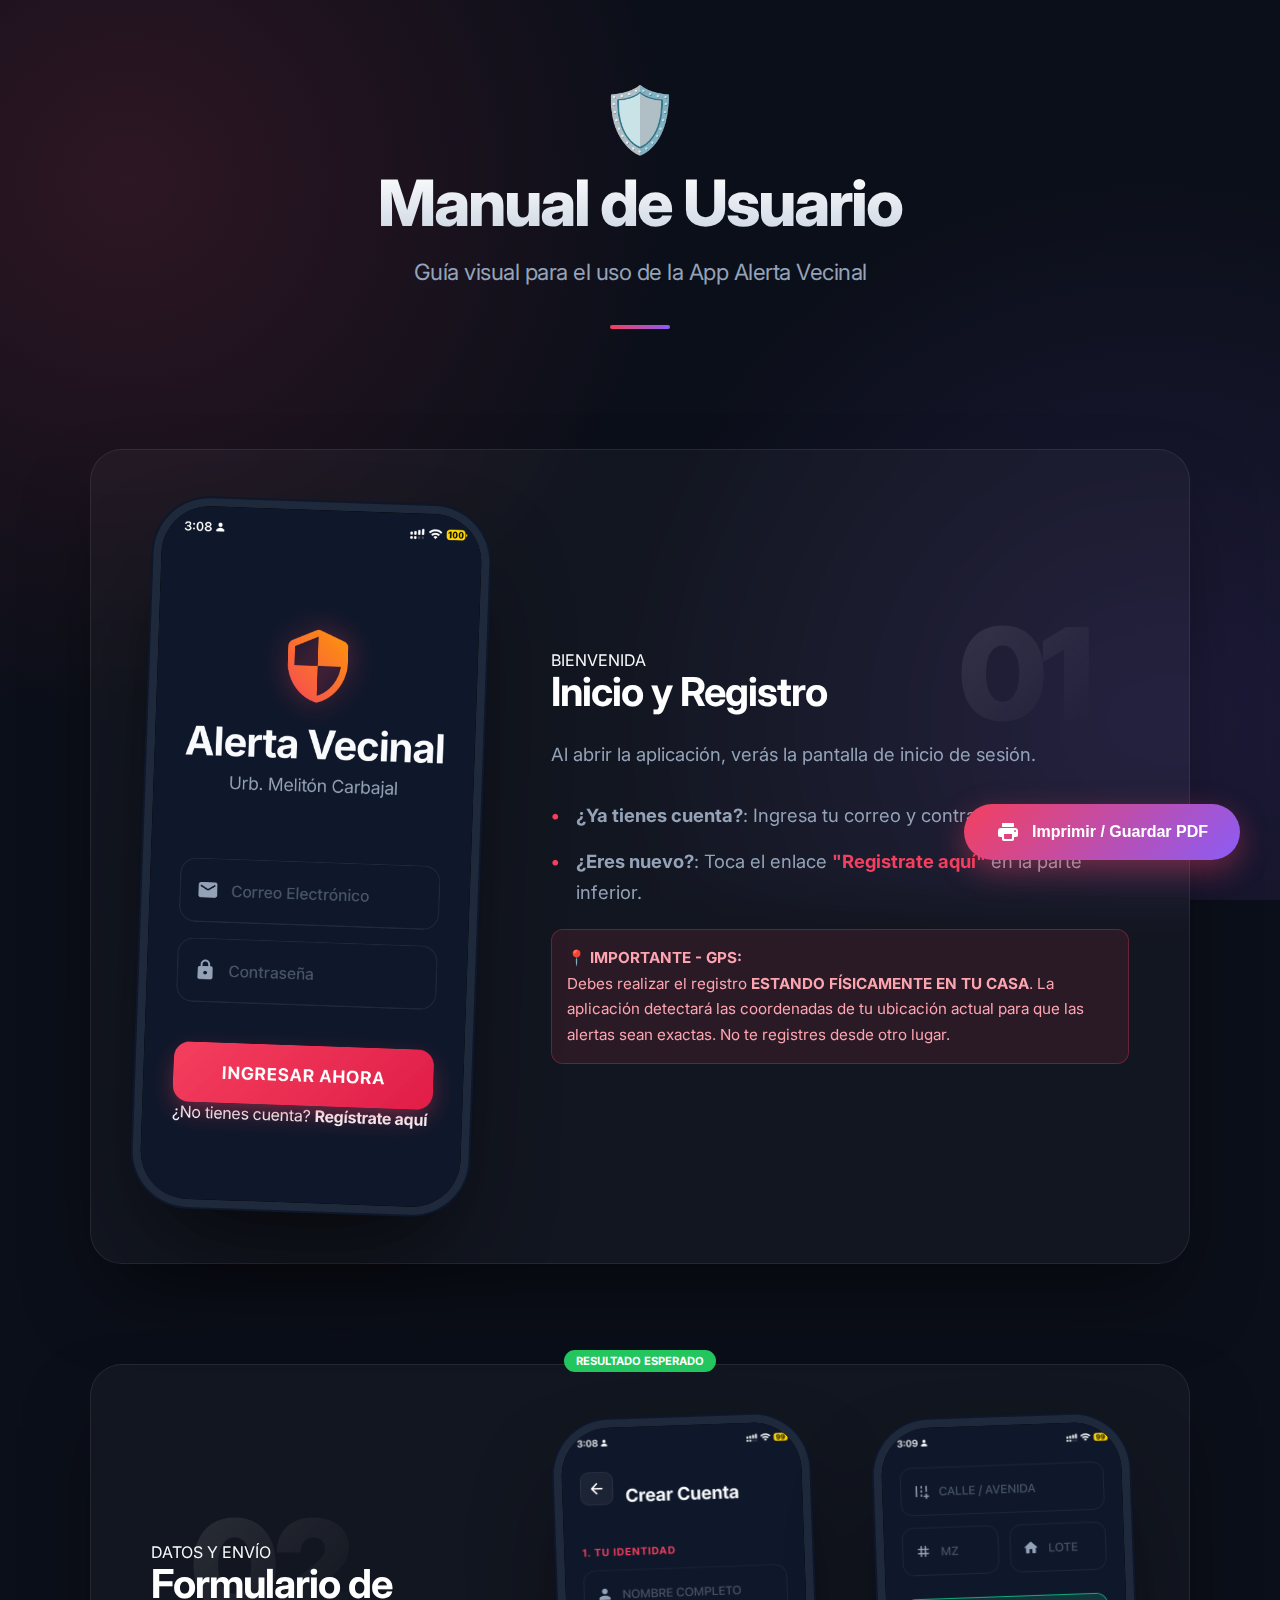
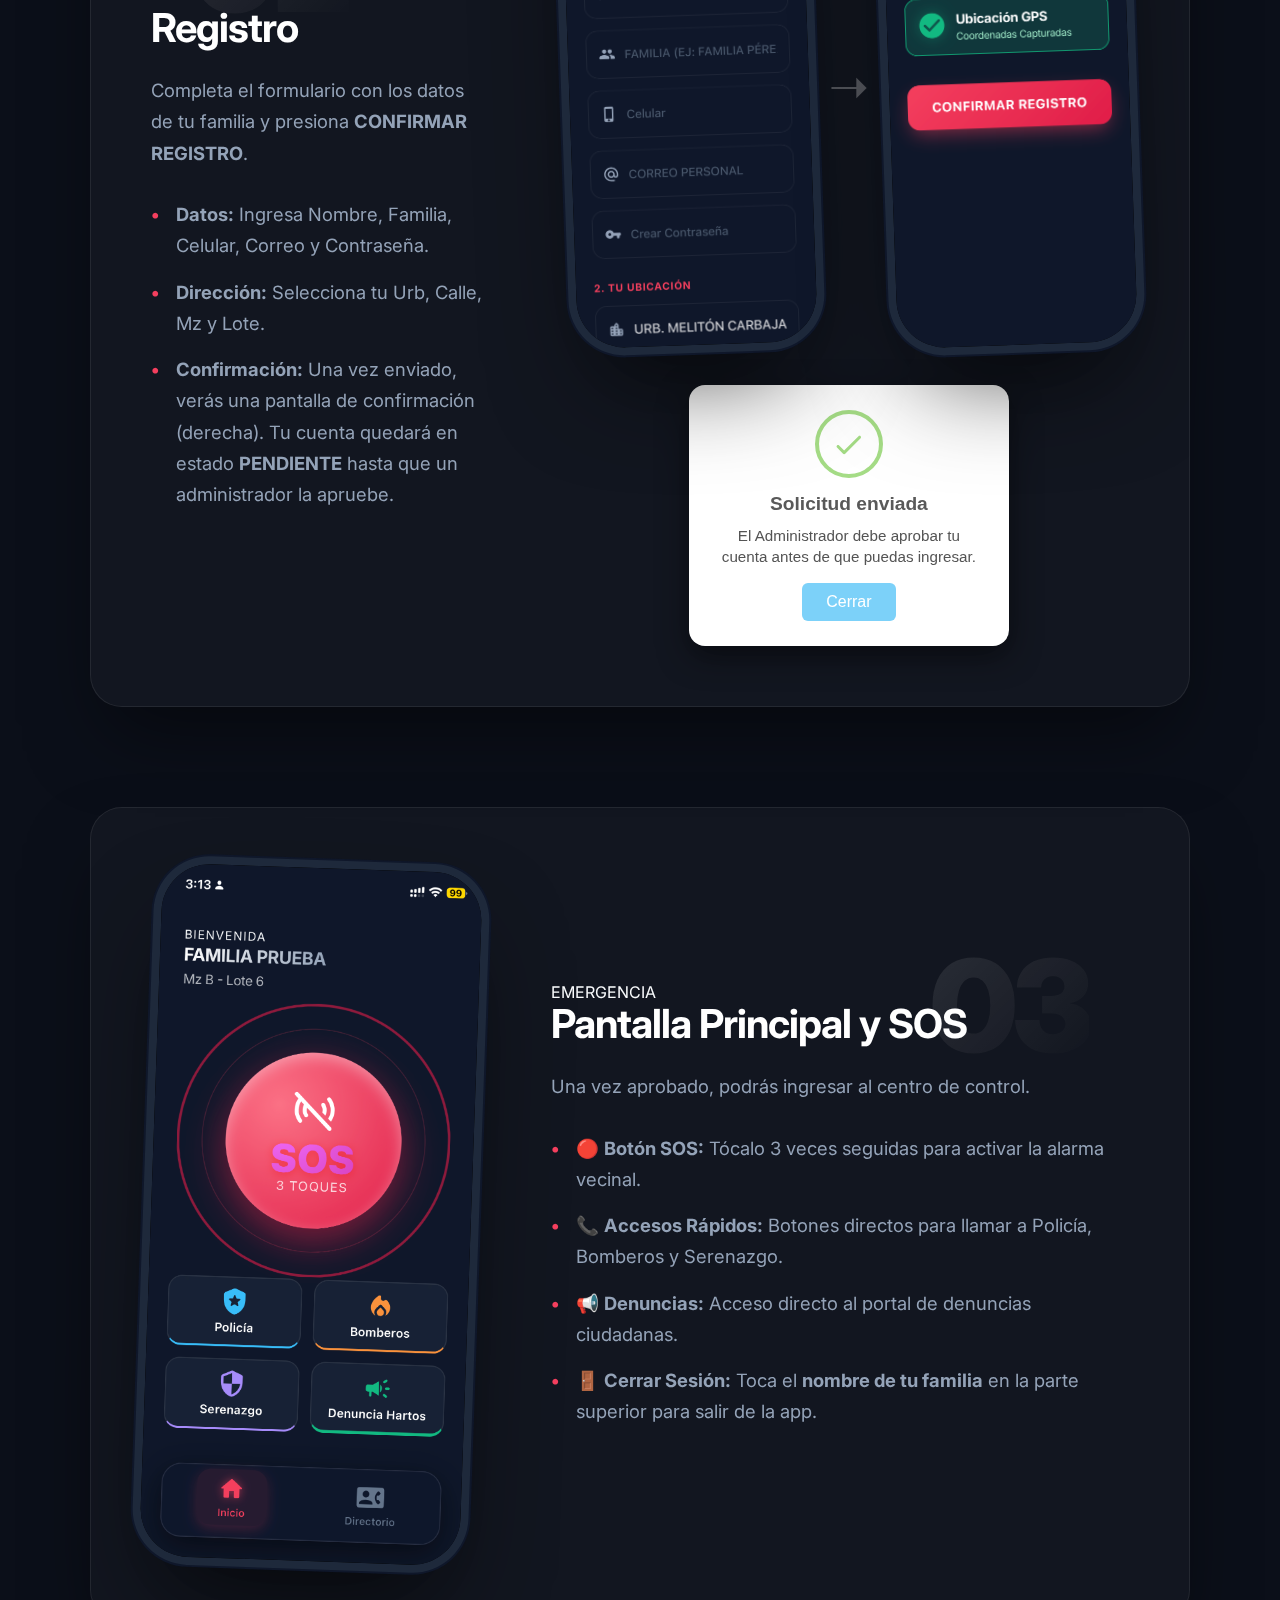
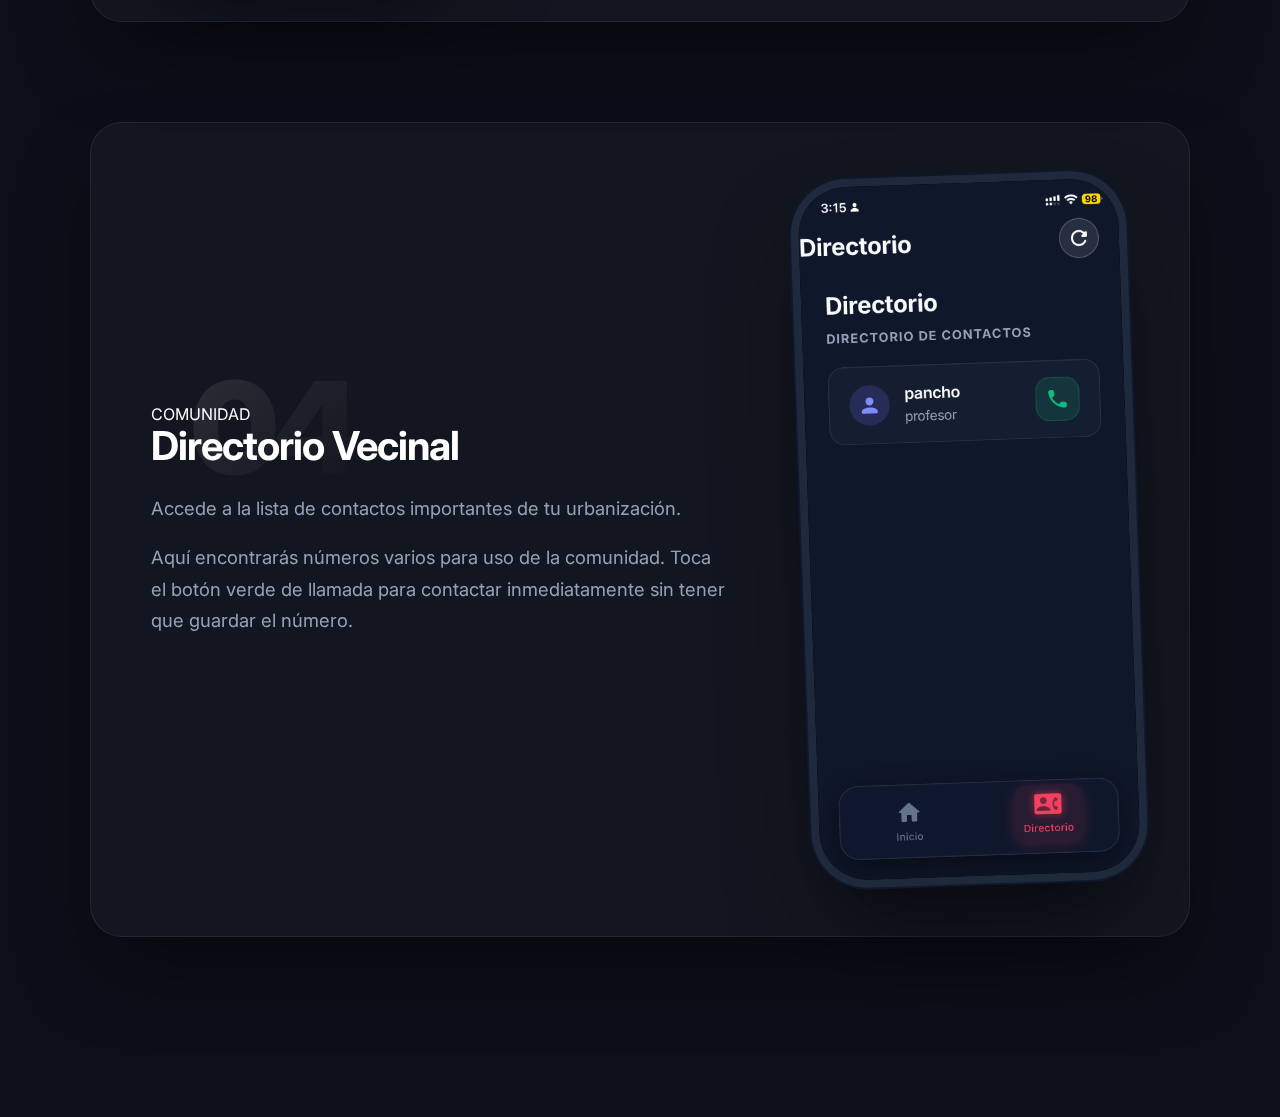
<file: manual_visual.html>
<!DOCTYPE html>
<html lang="es">

<head>
    <meta charset="UTF-8">
    <meta name="viewport" content="width=device-width, initial-scale=1.0">
    <title>Manual de Usuario - Alerta Vecinal</title>
    <link href="https://fonts.googleapis.com/icon?family=Material+Icons+Round" rel="stylesheet">
    <link href="https://fonts.googleapis.com/css2?family=Inter:wght@400;600;800&display=swap" rel="stylesheet">
    <style>
        :root {
            --primary: #f43f5e;
            --accent: #8b5cf6;
            --bg: #0b0f19;
            --card-bg: rgba(255, 255, 255, 0.03);
            --border: rgba(255, 255, 255, 0.08);
            --text-main: #f8fafc;
            --text-sec: #94a3b8;
        }

        body {
            font-family: 'Inter', system-ui, -apple-system, sans-serif;
            background: var(--bg);
            color: var(--text-main);
            margin: 0;
            padding: 0;
            overflow-x: hidden;
            /* Fondo sutil con orbes */
            background-image:
                radial-gradient(circle at 10% 20%, rgba(244, 63, 94, 0.15) 0%, transparent 40%),
                radial-gradient(circle at 90% 80%, rgba(139, 92, 246, 0.15) 0%, transparent 40%);
            background-attachment: fixed;
        }

        .container {
            max-width: 1100px;
            margin: 0 auto;
            padding: 80px 20px;
        }

        /* HEADER PREMIUM */
        header {
            text-align: center;
            margin-bottom: 120px;
            position: relative;
        }

        header::after {
            content: '';
            display: block;
            width: 60px;
            height: 4px;
            background: linear-gradient(90deg, var(--primary), var(--accent));
            margin: 40px auto 0;
            border-radius: 2px;
        }

        h1 {
            font-size: 4rem;
            margin: 0;
            letter-spacing: -2px;
            background: linear-gradient(180deg, #fff 0%, #cbd5e1 100%);
            -webkit-background-clip: text;
            -webkit-text-fill-color: transparent;
            font-weight: 800;
            line-height: 1.1;
        }

        .subtitle {
            font-size: 1.4rem;
            color: var(--text-sec);
            margin-top: 20px;
            font-weight: 400;
            letter-spacing: -0.5px;
        }

        /* TARJETAS FLOTANTES (GLASSMORPHISM) */
        .step-card {
            background: var(--card-bg);
            backdrop-filter: blur(20px);
            -webkit-backdrop-filter: blur(20px);
            border: 1px solid var(--border);
            border-radius: 32px;
            padding: 60px;
            margin-bottom: 100px;
            /* Mucho aire entre pasos */
            display: flex;
            align-items: center;
            gap: 80px;
            position: relative;
            box-shadow: 0 40px 80px -20px rgba(0, 0, 0, 0.5);
            transition: transform 0.3s ease;
        }

        /* Zig Zag Layout */
        .step-card:nth-child(even) {
            flex-direction: row-reverse;
        }

        /* NUMERACIÓN ARTÍSTICA */
        .step-number {
            font-size: 8rem;
            font-weight: 900;
            position: absolute;
            top: -40px;
            left: 40px;
            line-height: 1;
            background: linear-gradient(135deg, rgba(255, 255, 255, 0.1), rgba(255, 255, 255, 0));
            -webkit-background-clip: text;
            -webkit-text-fill-color: transparent;
            font-family: 'Inter', sans-serif;
            pointer-events: none;
            z-index: 0;
            letter-spacing: -5px;
        }

        .step-card:nth-child(even) .step-number {
            left: auto;
            right: 40px;
        }

        .step-content {
            flex: 1;
            z-index: 1;
            position: relative;
        }

        .category-label {
            display: inline-block;
            font-size: 0.85rem;
            font-weight: 700;
            text-transform: uppercase;
            letter-spacing: 2px;
            color: var(--primary);
            margin-bottom: 15px;
        }

        .step-title {
            font-size: 2.5rem;
            color: #fff;
            margin: 0 0 25px 0;
            line-height: 1.1;
            letter-spacing: -1px;
        }

        .step-desc {
            font-size: 1.15rem;
            color: var(--text-sec);
            line-height: 1.7;
            font-weight: 400;
        }

        /* Listas limpias */
        ul,
        ol {
            padding-left: 0;
            list-style: none;
            margin-top: 30px;
        }

        li {
            margin-bottom: 15px;
            padding-left: 25px;
            position: relative;
        }

        li::before {
            content: '•';
            color: var(--primary);
            position: absolute;
            left: 0;
            font-weight: bold;
        }

        /* PRO TIPS BOX */
        .pro-tip {
            margin-top: 30px;
            padding: 20px 25px;
            background: rgba(244, 63, 94, 0.05);
            border-left: 3px solid var(--primary);
            border-radius: 0 12px 12px 0;
            font-size: 0.95rem;
            color: #ffdae2;
        }

        /* MOCKUP IPHONE REALISTA */
        .phone-mockup {
            width: 320px;
            border-radius: 48px;
            /* Borde realista */
            box-shadow:
                0 0 0 8px #1e293b,
                /* Marco interno gris */
                0 0 0 10px #0f172a,
                /* Marco externo negro */
                0 50px 100px -20px rgba(0, 0, 0, 0.7);
            /* Sombra difusa */
            overflow: hidden;
            position: relative;
            flex-shrink: 0;
            transform: rotate(-2deg);
            /* Ligera rotación orgánica */
            background: #000;
        }

        .step-card:nth-child(even) .phone-mockup {
            transform: rotate(2deg);
        }

        .phone-mockup img {
            width: 100%;
            height: auto;
            display: block;
        }

        /* RESPONSIVE */
        @media (max-width: 900px) {
            h1 {
                font-size: 3rem;
            }

            .step-card {
                flex-direction: column !important;
                padding: 40px 30px;
                gap: 40px;
                text-align: center;
                border-radius: 24px;
            }

            .step-number {
                position: static;
                display: block;
                font-size: 4rem;
                margin-bottom: 20px;
                text-align: center;
            }

            .phone-mockup {
                width: 100%;
                max-width: 280px;
                margin: 0 auto 20px;
                transform: rotate(0deg) !important;
            }

            li {
                text-align: left;
                display: inline-block;
            }

            .pro-tip {
                text-align: left;
            }
        }

        /* PRINT STYLES */
        @media print {
            body {
                background: #fff;
                color: #000;
                background-image: none;
            }

            .step-card {
                background: #fff;
                box-shadow: none;
                border: 1px solid #ddd;
                page-break-inside: avoid;
                margin-bottom: 40px;
                padding: 40px;
                border-radius: 10px;
                color: #000;
                display: block;
                /* Romper flex para print seguro */
            }

            .step-content {
                width: 100%;
                margin-bottom: 20px;
            }

            .phone-mockup {
                box-shadow: none;
                border: 1px solid #ccc;
                transform: none !important;
                margin: 0 auto;
                max-width: 200px;
            }

            h1 {
                -webkit-text-fill-color: #000;
                color: #000;
                font-size: 24pt;
            }

            .step-title {
                color: #000;
                font-size: 18pt;
            }

            .step-desc,
            li {
                color: #333;
                font-size: 11pt;
            }

            .step-number {
                display: none;
            }

            /* Ocultar numero decorativo en print */
            .print-btn {
                display: none;
            }

            .pro-tip {
                border: 1px solid #ccc;
                color: #000;
                background: #f9f9f9;
            }
        }

        .print-btn {
            position: fixed;
            bottom: 40px;
            right: 40px;
            background: linear-gradient(135deg, var(--primary), var(--accent));
            color: white;
            border: none;
            padding: 16px 32px;
            border-radius: 50px;
            font-weight: 700;
            font-size: 1rem;
            cursor: pointer;
            box-shadow: 0 10px 30px rgba(244, 63, 94, 0.4);
            display: flex;
            align-items: center;
            gap: 12px;
            transition: transform 0.2s, box-shadow 0.2s;
            z-index: 100;
        }

        .print-btn:hover {
            transform: translateY(-4px);
            box-shadow: 0 15px 40px rgba(244, 63, 94, 0.6);
        }
    </style>
</head>

<body>

    <button class="print-btn" onclick="window.print()">
        <span class="material-icons-round">print</span> Imprimir / Guardar PDF
    </button>

    <div class="container">
        <header>
            <div style="font-size:4rem; margin-bottom:10px;">🛡️</div>
            <h1>Manual de Usuario</h1>
            <p class="subtitle">Guía visual para el uso de la App Alerta Vecinal</p>
        </header>

        <!-- PASO 1 -->
        <div class="step-card">
            <div class="step-content">
                <span class="step-number">01</span>
                <span class="badge info">BIENVENIDA</span>
                <h2 class="step-title">Inicio y Registro</h2>
                <p class="step-desc">
                    Al abrir la aplicación, verás la pantalla de inicio de sesión.
                </p>
                <div class="step-desc">
                    <ul>
                        <li><b>¿Ya tienes cuenta?</b>: Ingresa tu correo y contraseña.</li>
                        <li><b>¿Eres nuevo?</b>: Toca el enlace <b style="color:var(--primary)">"Registrate aquí"</b> en
                            la parte inferior.</li>
                    </ul>
                    <div
                        style="margin-top:20px; font-size:0.95rem; padding:15px; background:rgba(244, 63, 94, 0.1); border: 1px solid rgba(244, 63, 94, 0.3); border-radius:12px; color: #fda4af;">
                        📍 <b>IMPORTANTE - GPS:</b><br>
                        Debes realizar el registro <b>ESTANDO FÍSICAMENTE EN TU CASA</b>.
                        La aplicación detectará las coordenadas de tu ubicación actual para que las alertas sean
                        exactas. No te registres desde otro lugar.
                    </div>
                </div>
            </div>
            <div class="phone-mockup">
                <img src="app_vecino/img/manual/usuario/paso1_registro.png" alt="Pantalla Login">
            </div>
        </div>

        <!-- PASO 2 -->
        <div class="step-card">
            <div class="step-content">
                <span class="step-number">02</span>
                <span class="badge register">DATOS Y ENVÍO</span>
                <h2 class="step-title">Formulario de Registro</h2>
                <p class="step-desc">
                    Completa el formulario con los datos de tu familia y presiona <b>CONFIRMAR REGISTRO</b>.
                </p>

                <div class="step-desc">
                    <ol>
                        <li><b>Datos:</b> Ingresa Nombre, Familia, Celular, Correo y Contraseña.</li>
                        <li><b>Dirección:</b> Selecciona tu Urb, Calle, Mz y Lote.</li>
                        <li><b>Confirmación:</b> Una vez enviado, verás una pantalla de confirmación (derecha). Tu
                            cuenta quedará en estado <b>PENDIENTE</b> hasta que un administrador la apruebe.</li>
                    </ol>
                </div>
            </div>
            <!-- Contenedor doble imagen -->
            <div
                style="display:flex; gap:20px; flex-wrap:wrap; justify-content:center; flex-direction: column; align-items: center;">
                <div style="display:flex; gap:20px; flex-wrap: wrap; justify-content: center; align-items: center;">
                    <div class="phone-mockup" style="width:240px;">
                        <img src="app_vecino/img/manual/usuario/paso2_login.png" alt="Formulario">
                    </div>
                    <!-- Flecha visual -->
                    <div style="font-size:3rem; color:rgba(255,255,255,0.3);">➝</div>
                    <div class="phone-mockup" style="width:240px;">
                        <img src="app_vecino/img/manual/usuario/paso3_espera.png" alt="Confirmación">
                    </div>
                </div>

                <!-- SIMULACIÓN ALERTA EXITOSA (AL FINAL) -->
                <div style="width: 100%; max-width: 320px; position: relatif; margin-top: 20px;">
                    <div
                        style="position: absolute; top: -15px; left: 50%; transform: translateX(-50%); background: #22c55e; color: white; padding: 4px 12px; border-radius: 20px; font-size: 0.7rem; font-weight: bold; z-index: 10;">
                        RESULTADO ESPERADO</div>
                    <div
                        style="background: #fff; color: #545454; padding: 25px; border-radius: 16px; text-align: center; box-shadow: 0 10px 30px rgba(0,0,0,0.5); font-family: -apple-system, BlinkMacSystemFont, 'Segoe UI', Roboto, sans-serif;">
                        <div
                            style="width: 60px; height: 60px; border-radius: 50%; border: 4px solid #a5dc86; display: flex; align-items: center; justify-content: center; margin: 0 auto 15px; color: #a5dc86;">
                            <span class="material-icons-round" style="font-size: 35px;">check</span>
                        </div>
                        <h3 style="margin: 0 0 10px; font-size: 1.2rem; color: #595959; font-weight: 600;">Solicitud
                            enviada</h3>
                        <p style="font-size: 0.95rem; color: #545454; margin: 0; line-height: 1.4;">
                            El Administrador debe aprobar tu cuenta antes de que puedas ingresar.
                        </p>
                        <button
                            style="margin-top: 15px; background: #7cd1f9; color: white; border: none; padding: 10px 24px; border-radius: 6px; font-size: 1rem; cursor: default;">Cerrar</button>
                    </div>
                </div>
            </div>
        </div>

        <!-- PASO 3 -->
        <div class="step-card">
            <div class="step-content">
                <span class="step-number">03</span>
                <span class="badge alert">EMERGENCIA</span>
                <h2 class="step-title">Pantalla Principal y SOS</h2>
                <p class="step-desc">
                    Una vez aprobado, podrás ingresar al centro de control.
                </p>
                <div class="step-desc">
                    <ul>
                        <li>🔴 <b>Botón SOS:</b> Tócalo 3 veces seguidas para activar la alarma vecinal.</li>
                        <li>📞 <b>Accesos Rápidos:</b> Botones directos para llamar a Policía, Bomberos y Serenazgo.
                        </li>
                        <li>📢 <b>Denuncias:</b> Acceso directo al portal de denuncias ciudadanas.</li>
                        <li>🚪 <b>Cerrar Sesión:</b> Toca el <b>nombre de tu familia</b> en la parte superior para salir
                            de la app.</li>
                    </ul>
                </div>
            </div>
            <div class="phone-mockup">
                <img src="app_vecino/img/manual/usuario/paso4_inicio.png" alt="Inicio">
            </div>
        </div>

        <!-- PASO 4 -->
        <div class="step-card">
            <div class="step-content">
                <span class="step-number">04</span>
                <span class="badge info">COMUNIDAD</span>
                <h2 class="step-title">Directorio Vecinal</h2>
                <p class="step-desc">
                    Accede a la lista de contactos importantes de tu urbanización.
                </p>
                <div class="step-desc">
                    <p>Aquí encontrarás números varios para uso de la comunidad. Toca el botón verde de
                        llamada para contactar inmediatamente sin tener que guardar el número.</p>
                </div>
            </div>
            <div class="phone-mockup">
                <img src="app_vecino/img/manual/usuario/paso5_directorio.png" alt="Directorio">
            </div>
        </div>

    </div>

</body>

</html>
</file>
<file: css/style.css>
:root {
    --bg-deep: #0f172a;
    --bg-glow: #1e293b;
    --primary: #f43f5e;
    /* Rose 500 - Neon Red */
    --primary-dark: #e11d48;
    --accent: #6366f1;
    /* Indigo - Voting */
    --surface: rgba(30, 41, 59, 0.7);
    /* Glass Dark */
    --surface-border: rgba(255, 255, 255, 0.08);
    --text-main: #f8fafc;
    --text-sec: #94a3b8;
    --radius-lg: 24px;
    --radius-md: 16px;
    --shadow-glow: 0 0 20px rgba(244, 63, 94, 0.3);
}

* {
    box-sizing: border-box;
    margin: 0;
    padding: 0;
    outline: none;
    -webkit-tap-highlight-color: transparent;
}

.hidden {
    display: none !important;
}

body,
html {
    background: #0f172a;
    background: radial-gradient(120% 120% at 50% 10%, var(--bg-deep) 40%, #020617 100%);
    color: var(--text-main);
    font-family: 'Inter', system-ui, sans-serif;
    margin: 0;
    padding: 0;
    width: 100%;
    height: 100%;
    overflow: hidden;
    letter-spacing: -0.02em;
    touch-action: manipulation;
    -webkit-text-size-adjust: 100%;
}

/* FIX: Contenedor tipo Móvil Centrado */


@media (min-width: 501px) {
    .screen {
        box-shadow: 0 0 50px rgba(0, 0, 0, 0.5);
        border-left: 1px solid var(--surface-border);
        border-right: 1px solid var(--surface-border);
    }
}

/* FIX INPUTS AUTOCOMPLETE (Ese fondo blanco feo) */
input:-webkit-autofill,
input:-webkit-autofill:hover,
input:-webkit-autofill:focus,
input:-webkit-autofill:active {
    -webkit-box-shadow: 0 0 0 30px #0f172a inset !important;
    /* Color de fondo oscuro */
    -webkit-text-fill-color: white !important;
    transition: background-color 5000s ease-in-out 0s;
}

/* --- ANIMATIONS --- */
@keyframes fadeInScale {
    from {
        opacity: 0;
        transform: scale(0.95);
    }

    to {
        opacity: 1;
        transform: scale(1);
    }
}

@keyframes float {
    0% {
        transform: translateY(0px);
    }

    50% {
        transform: translateY(-10px);
    }

    100% {
        transform: translateY(0px);
    }
}

@keyframes spin {
    from {
        transform: rotate(0deg);
    }

    to {
        transform: rotate(360deg);
    }
}

/* --- SCREEN LAYOUT (RE-INGENIERÍA SCROLL IOS) --- */
.screen {
    position: fixed;
    top: 0;
    left: 0;
    width: 100%;
    height: 100%;
    background: var(--bg-deep);
    z-index: 10;

    /* EL SCROLL DEBE ESTAR AQUI PARA IOS */
    overflow-y: auto;
    overflow-x: hidden;
    -webkit-overflow-scrolling: touch;
    /* Clave para inercia en iOS */

    /* Transiciones */
    opacity: 0;
    pointer-events: none;
    transform: scale(0.98);
    transition: opacity 0.4s ease, transform 0.4s cubic-bezier(0.2, 0.8, 0.2, 1);
}

.screen.active {
    opacity: 1;
    pointer-events: auto;
    transform: scale(1);
    /* Importante: No bloquear scroll en estado activo */
    overflow-y: auto;
}

.scroll-content {
    display: block;
    width: 100%;
    max-width: 500px;
    margin: 0 auto;
    padding: 24px;
    padding-bottom: 250px;
    /* Aumentado drásticamente para superar cualquier safe-area */
    min-height: calc(100% + 1px);
    /* Truco para forzar siempre scroll en iOS */
    touch-action: pan-y;
    /* Habilitar scroll vertical explícito */
    -webkit-overflow-scrolling: touch;
}

/* --- GLASS CARDS & FORMS --- */
.input-group {
    position: relative;
    background: rgba(15, 23, 42, 0.6);
    border: 1px solid var(--surface-border);
    border-radius: var(--radius-md);
    padding: 2px 16px;
    margin-bottom: 16px;
    display: flex;
    align-items: center;
    gap: 12px;
    height: 64px;
    /* Taller inputs */
    transition: all 0.3s ease;
}

.input-group:focus-within {
    border-color: var(--primary);
    box-shadow: 0 0 0 4px rgba(244, 63, 94, 0.1);
    background: rgba(15, 23, 42, 0.9);
}

.input-group span {
    color: var(--text-sec);
    font-size: 1.4rem;
}

.input-group input {
    background: transparent;
    border: none;
    color: white;
    width: 100%;
    height: 100%;
    font-size: 16px;
    /* Explicit 16px to prevent iOS zoom */
    font-weight: 500;
}

.input-group input::placeholder {
    color: #475569;
}

/* --- BUTTONS --- */
.btn-primary {
    width: 100%;
    height: 60px;
    background: linear-gradient(135deg, var(--primary), var(--primary-dark));
    border: none;
    border-radius: var(--radius-md);
    color: white;
    font-size: 1.1rem;
    font-weight: 700;
    letter-spacing: 0.5px;
    box-shadow: 0 10px 25px -5px rgba(244, 63, 94, 0.5);
    cursor: pointer;
    margin-top: 24px;
    transition: transform 0.2s, box-shadow 0.2s;
    position: relative;
    overflow: hidden;
}

.btn-primary::after {
    content: '';
    position: absolute;
    inset: 0;
    background: linear-gradient(to right, transparent, rgba(255, 255, 255, 0.2), transparent);
    transform: translateX(-100%);
    transition: 0.5s;
}

.btn-primary:active {
    transform: scale(0.97);
}

.btn-primary:hover::after {
    transform: translateX(100%);
}

.btn-icon-back {
    width: 44px;
    height: 44px;
    border-radius: 12px;
    background: rgba(255, 255, 255, 0.05);
    border: 1px solid var(--surface-border);
    color: white;
    display: flex;
    align-items: center;
    justify-content: center;
    cursor: pointer;
    margin-bottom: 20px;
}

/* --- LOGIN SCREEN --- */
.login-container {
    height: 100%;
    display: flex;
    flex-direction: column;
    justify-content: center;
    padding: 30px;
}

.logo-area {
    text-align: center;
    margin-bottom: 4rem;
    animation: float 6s ease-in-out infinite;
}

.logo-icon {
    font-size: 5rem;
    background: -webkit-linear-gradient(45deg, var(--primary), #ffa000);
    -webkit-background-clip: text;
    background-clip: text;
    -webkit-text-fill-color: transparent;
    filter: drop-shadow(0 0 15px rgba(244, 63, 94, 0.4));
}

.logo-area h1 {
    font-size: 2.5rem;
    font-weight: 800;
    margin-top: 10px;
    letter-spacing: -1px;
}

/* --- HOME / PANIC --- */
#screen-home {
    padding-bottom: 140px;
    /* Seguridad total contra solapamiento */
    box-sizing: border-box;
}

.home-header {
    padding: 20px 24px 10px;
    /* Reducido drásticamente (antes 60px) */
    padding-top: max(20px, env(safe-area-inset-top));
    /* Safe area support */
    display: flex;
    justify-content: space-between;
    align-items: center;
    min-height: 80px;
}

.user-info h3 {
    font-size: clamp(1.1rem, 4vw, 1.5rem);
    font-weight: 700;
    margin-bottom: 2px;
    background: linear-gradient(to right, #fff, #94a3b8);
    -webkit-background-clip: text;
    background-clip: text;
    -webkit-text-fill-color: transparent;
}

/* PANIC BUTTON COMPACTO */
.panic-zone {
    flex: 1;
    display: flex;
    flex-direction: column;
    align-items: center;
    justify-content: center;
    position: relative;
    max-height: none;
    min-height: 40vh;
}

.pulse-button {
    width: min(260px, 70vw);
    height: min(260px, 70vw);
    border-radius: 50%;
    background: radial-gradient(circle, rgba(244, 63, 94, 0.1) 0%, transparent 70%);
    border: 1px solid rgba(244, 63, 94, 0.2);
    display: flex;
    align-items: center;
    justify-content: center;
    position: relative;
    margin: 0 auto;
}


.inner-circle {
    width: min(200px, 55vw);
    height: min(200px, 55vw);
    background: radial-gradient(circle at 30% 30%, #fb7185, #e11d48);
    border-radius: 50%;
    display: flex;
    flex-direction: column;
    align-items: center;
    justify-content: center;
    box-shadow: 0 15px 40px rgba(225, 29, 72, 0.5), inset 0 5px 15px rgba(255, 255, 255, 0.4);
    z-index: 2;
    transition: transform 0.1s;
}

.inner-circle h1 {
    font-size: 2.5rem;
    /* Reducido de 4rem */
    font-weight: 900;
    margin: 0;
    text-shadow: 0 2px 10px rgba(100, 0, 0, 0.4);
    mix-blend-mode: overlay;
}

/* ACTION GRID COMPACTO */
.quick-actions {
    display: grid;
    grid-template-columns: repeat(3, 1fr);
    gap: 12px;
    padding: 0 24px;
    margin-bottom: 20px !important;
    /* Space above dock */
    margin-top: auto;
    /* Push to bottom */
    position: relative;
    z-index: 60;
    /* Force visibility */
}

.btn-action {
    background: rgba(30, 41, 59, 0.6);
    border: 1px solid var(--surface-border);
    backdrop-filter: blur(10px);
    border-radius: 14px;
    padding: 10px 0;
    /* Compacto */
    display: flex;
    flex-direction: column;
    align-items: center;
    gap: 4px;
    /* Menos gap */
    transition: transform 0.2s, background 0.2s;
    color: #fff;
    min-height: 70px;
    /* Altura controlada */
    justify-content: center;
}

.btn-action.police {
    background: rgba(30, 41, 59, 0.6);
    border-bottom: 2px solid #38bdf8;
    /* Borde más sutil */
    color: #fff;
}

.btn-action.police span.material-icons-round {
    color: #38bdf8;
}

.btn-action.fire {
    background: rgba(30, 41, 59, 0.6);
    border-bottom: 2px solid #fb923c;
    /* Borde más sutil */
    color: #fff;
}

.btn-action.fire span.material-icons-round {
    color: #fb923c;
}

.btn-action.serenazgo {
    background: rgba(30, 41, 59, 0.6);
    border-bottom: 2px solid #a78bfa;
    /* Borde más sutil */
    color: #fff;
}

.btn-action.serenazgo span.material-icons-round {
    color: #a78bfa;
}

.btn-action:active {
    transform: scale(0.95);
    background: rgba(255, 255, 255, 0.1);
}

.btn-action span.material-icons-round {
    font-size: 1.8rem;
    /* Icono más pequeño (antes 2.22rem) */
}

.btn-action span.label {
    font-size: 0.75rem;
    /* Texto más pequeño (antes 0.85rem) */
    font-weight: 600;
}

@keyframes ripple {
    0% {
        transform: scale(1);
        opacity: 0.6;
    }

    100% {
        transform: scale(1.6);
        opacity: 0;
    }
}

.pulse-button::before {
    animation-delay: 0s;
}

.pulse-button::after {
    animation-delay: 1s;
}

.pulse-button::before,
.pulse-button::after {
    content: '';
    position: absolute;
    inset: 0;
    border-radius: 50%;
    border: 2px solid #e11d48;
    opacity: 0;
    animation: ripple 2s cubic-bezier(0, 0.2, 0.8, 1) infinite;
    z-index: 1;
}

/* MANTENIMIENTO OVERLAY */
.maintenance-overlay {
    position: fixed;
    inset: 0;
    background: rgba(15, 23, 42, 0.9);
    backdrop-filter: blur(15px);
    z-index: 9999;
    display: flex;
    align-items: center;
    justify-content: center;
    text-align: center;
    padding: 40px;
}

.maint-content h2 {
    margin: 20px 0 10px;
    font-size: 1.8rem;
    color: #fff;
}

.maint-content p {
    color: var(--text-sec);
    line-height: 1.6;
}

.maint-pulse {
    width: 60px;
    height: 4px;
    background: #f59e0b;
    margin: 30px auto;
    border-radius: 2px;
    animation: maint-blink 1.5s infinite;
}

@keyframes maint-blink {
    0% {
        opacity: 0.2;
        transform: scaleX(0.5);
    }

    50% {
        opacity: 1;
        transform: scaleX(1);
    }

    100% {
        opacity: 0.2;
        transform: scaleX(0.5);
    }
}

/* DOCK NAVIGATION */
/* DOCK NAVIGATION */
.bottom-nav {
    position: absolute;
    bottom: 20px;
    /* Menos margen inferior */
    left: 20px;
    right: 20px;
    height: auto;
    padding: 8px 0;
    /* Más delgado */
    background: rgba(15, 23, 42, 0.9);
    /* Más opaco para contraste */
    backdrop-filter: blur(20px) saturate(180%);
    border-radius: 20px;
    border: 1px solid rgba(255, 255, 255, 0.1);
    box-shadow: 0 10px 30px rgba(0, 0, 0, 0.5);
    /* Sombra ajustada */
    display: flex;
    justify-content: space-around;
    align-items: center;
    z-index: 70;
}

.nav-item {
    background: transparent;
    border: none;
    color: #64748b;
    transition: all 0.3s cubic-bezier(0.4, 0, 0.2, 1);
    width: 70px;
    /* Más compacto */
    height: auto;
    padding: 6px 0;
    border-radius: 14px;
    display: flex;
    flex-direction: column;
    gap: 2px;
    align-items: center;
    justify-content: center;
    cursor: pointer;
}

.nav-item .material-icons-round {
    font-size: 1.7rem;
    /* Iconos más pequeños */
}

.nav-item span:not(.material-icons-round) {
    font-size: 0.65rem !important;
    /* Texto más pequeño forzado */
    font-weight: 500;
}

.nav-item.active {
    color: #f43f5e;
    background: rgba(244, 63, 94, 0.1);
    transform: translateY(-4px);
    /* Menos salto */
    box-shadow: 0 4px 12px rgba(244, 63, 94, 0.2);
}

.nav-item.active .material-icons-round {
    filter: drop-shadow(0 0 5px rgba(244, 63, 94, 0.6));
}

/* GPS BOX STYLE */
.gps-lock-box {
    background: rgba(16, 185, 129, 0.1);
    border: 1px dashed rgba(16, 185, 129, 0.4);
    border-radius: var(--radius-md);
    padding: 15px;
    /* Reducido un poco */
    margin: 15px 0;
    display: flex;
    align-items: center;
    gap: 12px;
}

.gps-lock-box.success {
    background: rgba(16, 185, 129, 0.2);
    border-style: solid;
    border-color: #10b981;
}

.gps-status span {
    font-size: 2.5rem;
    color: #10b981;
    filter: drop-shadow(0 0 10px rgba(16, 185, 129, 0.4));
}

.gps-text strong {
    display: block;
    color: white;
    font-size: 1.1rem;
}

.gps-text small {
    color: #a7f3d0;
}

/* ALERT OVERLAY */
.red-overlay {
    position: fixed;
    inset: 0;
    background: linear-gradient(180deg, #9f1239 0%, #be123c 100%);
    z-index: 9999;
    display: flex;
    flex-direction: column;
    align-items: center;
    justify-content: center;
    gap: 30px;
    animation: alertPulse 2s infinite;
}

@keyframes alertPulse {
    0% {
        box-shadow: inset 0 0 0px red;
    }

    50% {
        box-shadow: inset 0 0 100px #881337;
    }

    100% {
        box-shadow: inset 0 0 0px red;
    }
}

.alert-icon {
    font-size: 6rem;
    color: white;
    animation: shake 0.5s infinite;
}

.alert-content {
    padding: 0 20px;
    width: 100%;
}

.alert-content h1 {
    font-size: clamp(1.8rem, 8vw, 2.5rem);
    font-weight: 900;
    text-transform: uppercase;
    letter-spacing: 1px;
    line-height: 1.2;
}

.alert-content .btn-white {
    background: white;
    color: #be123c;
    width: auto;
    padding: 15px 40px;
    border-radius: 50px;
    font-weight: 800;
}

/* --- NEWS CARD --- */
.news-card {
    background: rgba(30, 41, 59, 0.6);
    backdrop-filter: blur(12px);
    -webkit-backdrop-filter: blur(12px);
    border: 1px solid var(--surface-border);
    border-radius: var(--radius-md);
    padding: 20px;
    margin-bottom: 20px;
    box-shadow: 0 4px 20px rgba(0, 0, 0, 0.2);
    transition: transform 0.2s ease, background 0.2s ease;
    overflow: hidden;
}

.news-card:active {
    transform: scale(0.98);
    background: rgba(30, 41, 59, 0.8);
}

.news-header {
    display: flex;
    justify-content: space-between;
    align-items: center;
    margin-bottom: 12px;
}

.chip {
    font-size: 0.7rem;
    padding: 4px 12px;
    border-radius: 20px;
    font-weight: 700;
    text-transform: uppercase;
    letter-spacing: 0.5px;
}

.chip.info {
    background: rgba(56, 189, 248, 0.15);
    color: #38bdf8;
    border: 1px solid rgba(56, 189, 248, 0.2);
}

.chip.alert {
    background: rgba(244, 63, 94, 0.15);
    color: #f43f5e;
    border: 1px solid rgba(244, 63, 94, 0.2);
}

.news-title {
    color: var(--text-main);
    font-size: 1.15rem;
    font-weight: 700;
    margin-bottom: 8px;
    line-height: 1.3;
}

.news-body {
    color: var(--text-sec);
    font-size: 0.95rem;
    line-height: 1.6;
}

.news-image {
    width: 100%;
    border-radius: 12px;
    margin-top: 15px;
    max-height: 200px;
    object-fit: cover;
    box-shadow: 0 4px 10px rgba(0, 0, 0, 0.3);
}

/* --- DIRECTORY LIST --- */
.directory-list {
    display: flex;
    flex-direction: column;
    gap: 12px;
}

.contact-card {
    display: flex;
    align-items: center;
    justify-content: space-between;
    background: rgba(30, 41, 59, 0.4);
    backdrop-filter: blur(10px);
    padding: 16px 20px;
    border-radius: var(--radius-md);
    border: 1px solid var(--surface-border);
    transition: all 0.2s;
}

.contact-card:active {
    background: rgba(30, 41, 59, 0.8);
    transform: scale(0.98);
}

.contact-avatar {
    width: 40px;
    height: 40px;
    border-radius: 50%;
    background: rgba(99, 102, 241, 0.2);
    color: #818cf8;
    display: flex;
    align-items: center;
    justify-content: center;
    margin-right: 15px;
}

.contact-info {
    flex: 1;
}

.contact-info h4 {
    color: var(--text-main);
    margin-bottom: 4px;
    font-size: 1rem;
    font-weight: 600;
}

.contact-info p {
    color: var(--text-sec);
    font-size: 0.85rem;
}

.btn-call {
    width: 44px;
    height: 44px;
    border-radius: 14px;
    background: rgba(16, 185, 129, 0.15);
    color: #10b981;
    display: flex;
    align-items: center;
    justify-content: center;
    border: 1px solid rgba(16, 185, 129, 0.2);
    cursor: pointer;
    transition: all 0.2s;
}

.btn-call:active {
    background: rgba(16, 185, 129, 0.3);
    transform: scale(0.9);
}

/* --- REPORT FORM STYLES --- */
.input-group select,
.input-group textarea {
    background: transparent;
    border: none;
    color: white;
    width: 100%;
    font-family: inherit;
    font-size: 1rem;
    text-align: center;
    /* Centrar texto horizontalmente */
}

.input-group textarea {
    padding: 10px 0;
    resize: none;
    height: 100%;
    /* Centrar verticalmente aproximado con flex en el padre, pero aquí aseguramos layout */
    display: flex;
    align-items: center;
    justify-content: center;
}

/* Custom Select Arrow */
.input-group select {
    appearance: none;
    -webkit-appearance: none;
    cursor: pointer;
    text-align-last: center;
    /* Centrar opciones en algunos navegadores */
}

/* File Upload Box Premium */
.file-upload-box {
    background: rgba(30, 41, 59, 0.4);
    border: 2px dashed rgba(255, 255, 255, 0.15);
    border-radius: var(--radius-md);
    padding: 30px;
    text-align: center;
    cursor: pointer;
    transition: all 0.3s ease;
    margin: 20px 0;
    display: flex;
    flex-direction: column;
    align-items: center;
    justify-content: center;
    gap: 10px;
}

.file-upload-box:active {
    background: rgba(255, 255, 255, 0.05);
    border-color: var(--primary);
    transform: scale(0.98);
}

.file-upload-box .material-icons-round {
    font-size: 2.5rem;
    color: var(--text-sec);
    transition: color 0.3s;
}

.file-upload-box p {
    color: var(--text-sec);
    font-size: 0.9rem;
    font-weight: 500;
}

.file-upload-box:hover .material-icons-round {
    color: white;
}

/* NEWS INTERACTION */
.news-card {
    cursor: pointer;
    /* Indicar que es clickeable */
}

/* FIX FINAL V11.0: JS DRIVEN SCROLL */
#screen-register {
    /* El JS modificará position: absolute cuando sea necesario */
    display: block !important;
    width: 100%;
    min-height: 100vh;
    z-index: 50;
    background: var(--bg-deep);
}

.register-scroller {
    /* No hace nada especial, solo contiene */
    display: block;
    width: 100%;
    height: auto;
    overflow: visible;
}

/* Header dentro del scroller */
#screen-register .home-header {
    position: sticky;
    top: 0;
    z-index: 60;
    background: rgba(15, 23, 42, 0.98);
    backdrop-filter: blur(10px);
    width: 100%;
    margin: 0;
    padding-bottom: 10px;
}

/* Contenido dentro del scroller */
#screen-register .scroll-content {
    display: block;
    position: relative;
    height: auto;
    min-height: auto;
    padding-bottom: 250px;
    /* Vital para iOS */
    overflow: visible;
}
</file>
<file: admin_panel/css/style.css>
:root {
    --bg-core: #09090b;
    /* Zinc 950 */
    --primary: #8b5cf6;
    /* Violet 500 */
    --primary-glow: rgba(139, 92, 246, 0.5);
    --surface: #18181b;
    /* Zinc 900 */
    --border: #27272a;
    /* Zinc 800 */
    --text-main: #fafafa;
    --text-sec: #a1a1aa;
}

body {
    background-color: var(--bg-core);
    color: var(--text-main);
    font-family: 'Inter', system-ui, sans-serif;
    margin: 0;
    height: 100vh;
    display: flex;
}

/* SIDEBAR GLASS */
.sidebar {
    width: 280px;
    background: linear-gradient(180deg, #18181b 0%, #09090b 100%);
    border-right: 1px solid var(--border);
    display: flex;
    flex-direction: column;
    padding: 24px;
}

.brand {
    display: flex;
    align-items: center;
    gap: 12px;
    margin-bottom: 48px;
    padding: 12px;
    background: rgba(139, 92, 246, 0.1);
    border: 1px solid rgba(139, 92, 246, 0.2);
    border-radius: 12px;
}

.brand span {
    font-size: 2rem;
    color: var(--primary);
}

.brand h2 {
    font-size: 1.1rem;
    font-weight: 700;
    margin: 0;
    letter-spacing: 0.5px;
}

.menu-label {
    font-size: 0.75rem;
    letter-spacing: 1.5px;
    color: var(--text-sec);
    font-weight: 800;
    margin-top: 24px;
    margin-bottom: 12px;
    padding-left: 12px;
}

.menu-item {
    background: transparent;
    border: none;
    color: #d4d4d8;
    font-weight: 500;
    width: 100%;
    padding: 14px 16px;
    margin-bottom: 4px;
    display: flex;
    align-items: center;
    gap: 12px;
    cursor: pointer;
    border-radius: 12px;
    transition: all 0.2s cubic-bezier(0.4, 0, 0.2, 1);
}

.menu-item:hover {
    background: rgba(255, 255, 255, 0.03);
    color: white;
    transform: translateX(5px);
}

.menu-item.active {
    background: var(--primary);
    color: white;
    box-shadow: 0 4px 12px var(--primary-glow);
}

/* MAIN AREA */
.main-content {
    flex: 1;
    padding: 40px;
    overflow-y: auto;
    background: radial-gradient(circle at top right, #2e1065 0%, transparent 40%);
}

.top-bar {
    display: flex;
    justify-content: space-between;
    align-items: center;
    margin-bottom: 40px;
}

h2#page-title {
    font-size: 2rem;
    font-weight: 800;
    letter-spacing: -1px;
}

/* CARDS PREMIUM */
.card {
    background: rgba(24, 24, 27, 0.6);
    /* Glass */
    backdrop-filter: blur(12px);
    border: 1px solid var(--border);
    border-radius: 16px;
    padding: 32px;
    box-shadow: 0 20px 40px -10px rgba(0, 0, 0, 0.5);
    margin-bottom: 24px;
}

.card h3 {
    margin-top: 0;
    font-size: 1.2rem;
    border-bottom: 1px solid var(--border);
    padding-bottom: 16px;
    margin-bottom: 24px;
    color: var(--text-sec);
    font-weight: 600;
    text-transform: uppercase;
    letter-spacing: 1px;
}

/* TABLE MODERN */
.data-table {
    width: 100%;
    border-collapse: separate;
    border-spacing: 0;
}

.data-table th {
    text-align: left;
    padding: 16px;
    color: var(--text-sec);
    border-bottom: 1px solid var(--border);
    font-size: 0.85rem;
    text-transform: uppercase;
    font-weight: 700;
}

.data-table td {
    padding: 16px;
    border-bottom: 1px solid var(--border);
    color: #f4f4f5;
    font-size: 0.95rem;
}

.data-table tr:hover td {
    background: rgba(255, 255, 255, 0.02);
}

/* BUTTONS & ACTIONS */
.btn-primary {
    background: linear-gradient(135deg, #8b5cf6, #7c3aed);
    color: white;
    border: none;
    padding: 14px 24px;
    border-radius: 10px;
    font-weight: 600;
    cursor: pointer;
    box-shadow: 0 4px 15px var(--primary-glow);
    transition: transform 0.2s;
}

.btn-primary:hover {
    transform: translateY(-2px);
}

.maint-toggle {
    background: rgba(239, 68, 68, 0.1);
    border: 1px solid rgba(239, 68, 68, 0.2);
    padding: 8px 20px;
    border-radius: 50px;
    display: flex;
    align-items: center;
    gap: 12px;
}

.maint-toggle span {
    color: #f87171;
    font-weight: 700;
    font-size: 0.9rem;
}

/* INPUTS */
input[type="text"],
input[type="number"],
input[type="url"],
textarea {
    background: #09090b;
    border: 1px solid var(--border);
    color: white;
    padding: 14px;
    border-radius: 10px;
    width: 100%;
    transition: border 0.2s;
    font-family: inherit;
    box-sizing: border-box;
    /* IMPORTANT */
}

input:focus,
textarea:focus {
    border-color: var(--primary);
    outline: none;
    box-shadow: 0 0 0 3px rgba(139, 92, 246, 0.2);
}

/* SMALL BUTTONS (TABLE ACTIONS) */
.btn-sm {
    padding: 8px 16px;
    border-radius: 8px;
    border: none;
    font-size: 0.8rem;
    font-weight: 700;
    cursor: pointer;
    transition: all 0.2s;
    margin-right: 5px;
}

.btn-sm.green {
    background: rgba(16, 185, 129, 0.2);
    color: #34d399;
    border: 1px solid rgba(16, 185, 129, 0.3);
}

.btn-sm.green:hover {
    background: rgba(16, 185, 129, 0.3);
    box-shadow: 0 0 10px rgba(16, 185, 129, 0.2);
}

.btn-sm.red {
    background: rgba(244, 63, 94, 0.2);
    color: #fb7185;
    border: 1px solid rgba(244, 63, 94, 0.3);
}

.btn-sm.red:hover {
    background: rgba(244, 63, 94, 0.3);
    box-shadow: 0 0 10px rgba(244, 63, 94, 0.2);
}

/* CHIPS */
.chip {
    padding: 4px 10px;
    border-radius: 20px;
    font-size: 0.7rem;
    font-weight: 700;
    text-transform: uppercase;
}

.chip.red {
    background: rgba(244, 63, 94, 0.2);
    color: #fb7185;
}

/* TABS VISIBILITY */
.content-tab {
    display: none;
    animation: fadeIn 0.4s ease;
}

.content-tab.active {
    display: block;
}

@keyframes fadeIn {
    from {
        opacity: 0;
        transform: translateY(10px);
    }

    to {
        opacity: 1;
        transform: translateY(0);
    }
}

/* USER PROFILE */
.user-profile {
    margin-top: auto;
    display: flex;
    align-items: center;
    gap: 12px;
    padding-top: 24px;
    border-top: 1px solid var(--border);
}

.user-profile img {
    width: 40px;
    height: 40px;
    border-radius: 50%;
    border: 2px solid var(--primary);
}

.user-profile .info {
    display: flex;
    flex-direction: column;
}

.user-profile small {
    color: var(--text-sec);
    font-size: 0.75rem;
}
</file>
